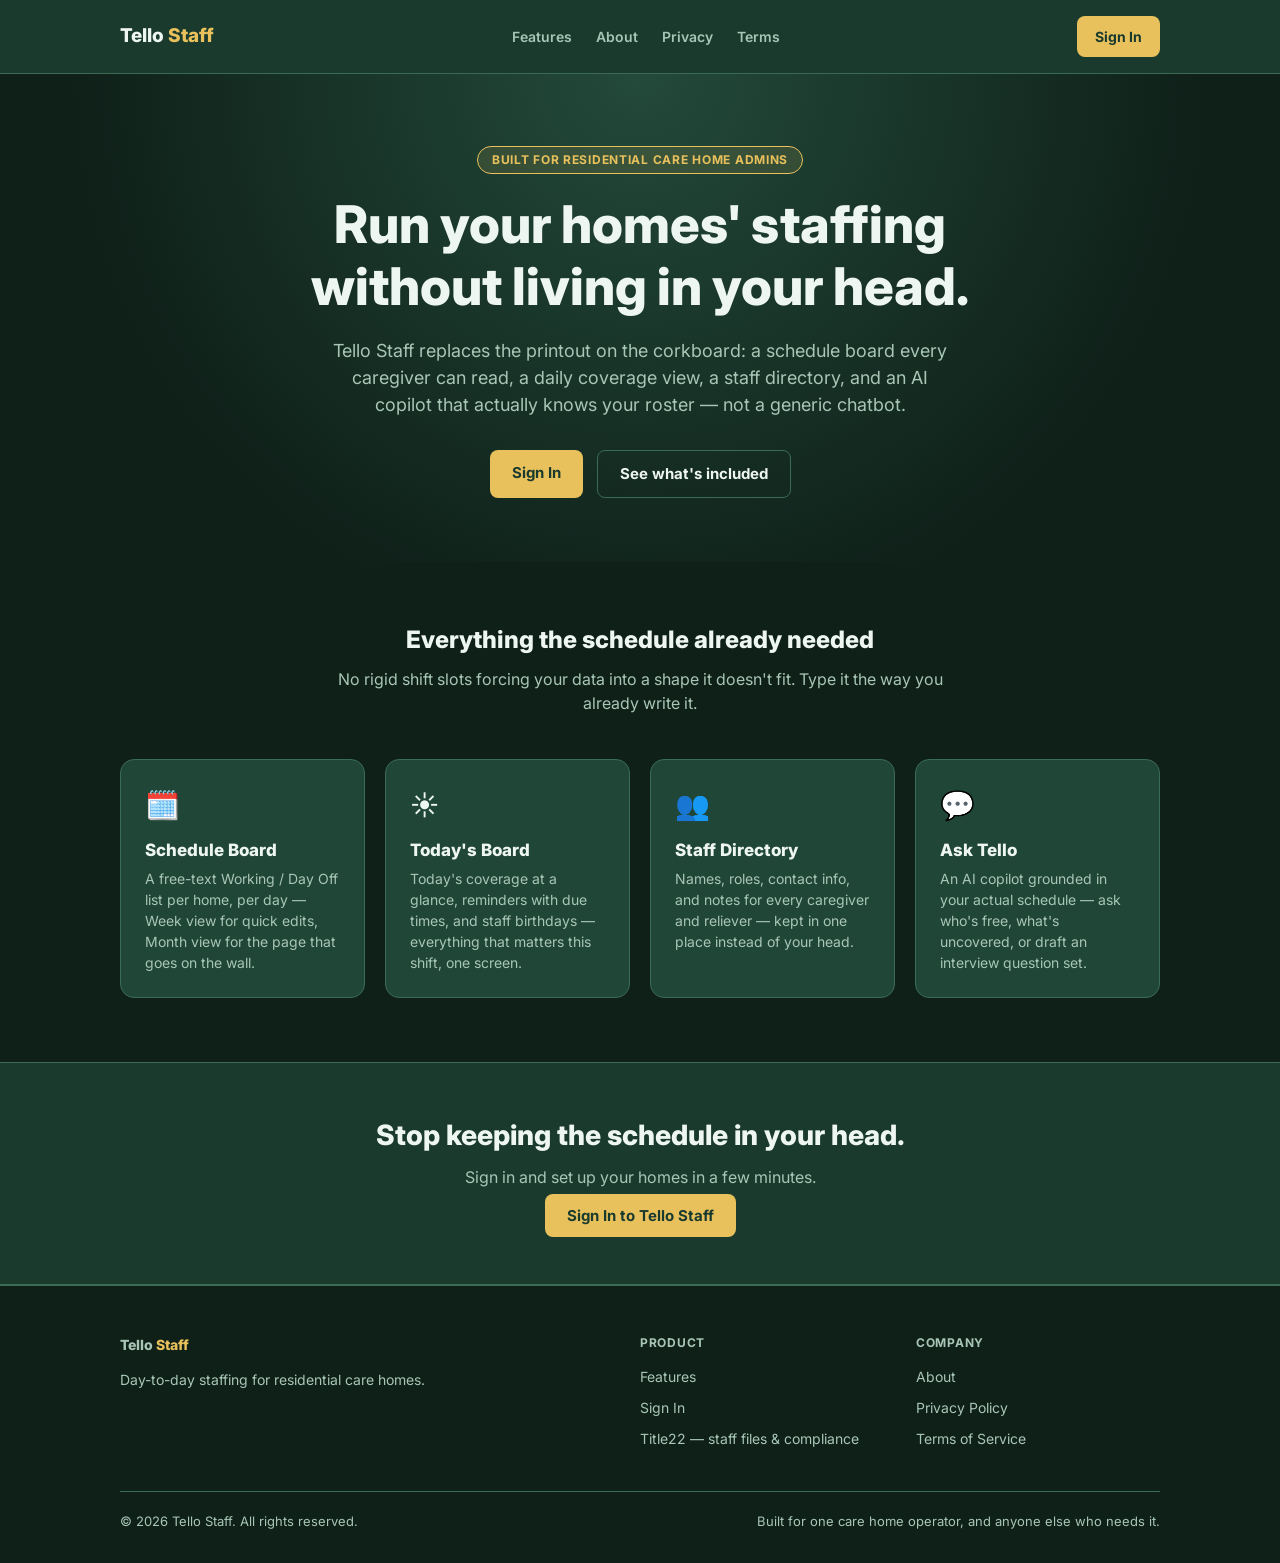
<file: index.html>
<!DOCTYPE html>
<html lang="en">
<head>
<meta charset="UTF-8" />
<meta name="viewport" content="width=device-width, initial-scale=1.0" />
<meta name="theme-color" content="#1a3a2e" />
<meta name="description" content="Tello Staff is the day-to-day staffing tool for residential care home admins — a flexible schedule board, a daily coverage summary, a staff directory, and an AI copilot that knows your actual roster." />
<title>Tello Staff — Care Home Staffing, Simplified</title>
<link rel="icon" href="data:image/svg+xml,%3Csvg xmlns=%27http://www.w3.org/2000/svg%27 viewBox=%270 0 100 100%27%3E%3Crect width=%27100%27 height=%27100%27 rx=%2722%27 fill=%27%231a3a2e%27/%3E%3Ctext x=%2750%27 y=%2770%27 font-size=%2760%27 font-family=%27Arial,sans-serif%27 font-weight=%27bold%27 fill=%27%23e8c15c%27 text-anchor=%27middle%27%3ET%3C/text%3E%3C/svg%3E" />
<link rel="preconnect" href="https://fonts.googleapis.com" />
<link rel="preconnect" href="https://fonts.gstatic.com" crossorigin />
<link href="https://fonts.googleapis.com/css2?family=Inter:wght@400;500;600;700;800&display=swap" rel="stylesheet" />
<link rel="stylesheet" href="/marketing.css" />
</head>
<body>

<header class="site-header">
  <div class="wrap">
    <a href="/" class="logo">Tello <span>Staff</span></a>
    <nav class="site-nav">
      <a href="/#features">Features</a>
      <a href="/about.html">About</a>
      <a href="/privacy.html">Privacy</a>
      <a href="/terms.html">Terms</a>
    </nav>
    <a href="/app/" class="btn-cta">Sign In</a>
  </div>
</header>

<section class="hero">
  <div class="wrap">
    <span class="eyebrow">Built for residential care home admins</span>
    <h1>Run your homes' staffing without living in your head.</h1>
    <p class="lede">
      Tello Staff replaces the printout on the corkboard: a schedule board every
      caregiver can read, a daily coverage view, a staff directory, and an AI
      copilot that actually knows your roster — not a generic chatbot.
    </p>
    <div class="hero-actions">
      <a href="/app/" class="btn-cta-lg">Sign In</a>
      <a href="#features" class="btn-outline-lg">See what's included</a>
    </div>
  </div>
</section>

<section class="section" id="features">
  <div class="wrap">
    <div class="section-head">
      <h2>Everything the schedule already needed</h2>
      <p>No rigid shift slots forcing your data into a shape it doesn't fit. Type it the way you already write it.</p>
    </div>
    <div class="feature-grid">
      <div class="feature-card">
        <div class="feature-icon">🗓️</div>
        <h3>Schedule Board</h3>
        <p>A free-text Working / Day Off list per home, per day — Week view for quick edits, Month view for the page that goes on the wall.</p>
      </div>
      <div class="feature-card">
        <div class="feature-icon">☀️</div>
        <h3>Today's Board</h3>
        <p>Today's coverage at a glance, reminders with due times, and staff birthdays — everything that matters this shift, one screen.</p>
      </div>
      <div class="feature-card">
        <div class="feature-icon">👥</div>
        <h3>Staff Directory</h3>
        <p>Names, roles, contact info, and notes for every caregiver and reliever — kept in one place instead of your head.</p>
      </div>
      <div class="feature-card">
        <div class="feature-icon">💬</div>
        <h3>Ask Tello</h3>
        <p>An AI copilot grounded in your actual schedule — ask who's free, what's uncovered, or draft an interview question set.</p>
      </div>
    </div>
  </div>
</section>

<section class="cta-band">
  <div class="wrap">
    <h2>Stop keeping the schedule in your head.</h2>
    <p>Sign in and set up your homes in a few minutes.</p>
    <a href="/app/" class="btn-cta-lg">Sign In to Tello Staff</a>
  </div>
</section>

<footer class="site-footer">
  <div class="wrap">
    <div class="footer-grid">
      <div class="footer-col">
        <a href="/" class="logo">Tello <span>Staff</span></a>
        <p style="margin-top: 14px; font-size: 14px;">Day-to-day staffing for residential care homes.</p>
      </div>
      <div class="footer-col">
        <h4>Product</h4>
        <a href="/#features">Features</a>
        <a href="/app/">Sign In</a>
        <a href="https://title22.app">Title22 — staff files &amp; compliance</a>
      </div>
      <div class="footer-col">
        <h4>Company</h4>
        <a href="/about.html">About</a>
        <a href="/privacy.html">Privacy Policy</a>
        <a href="/terms.html">Terms of Service</a>
      </div>
    </div>
    <div class="footer-bottom">
      <span>© 2026 Tello Staff. All rights reserved.</span>
      <span>Built for one care home operator, and anyone else who needs it.</span>
    </div>
  </div>
</footer>

</body>
</html>
</file>
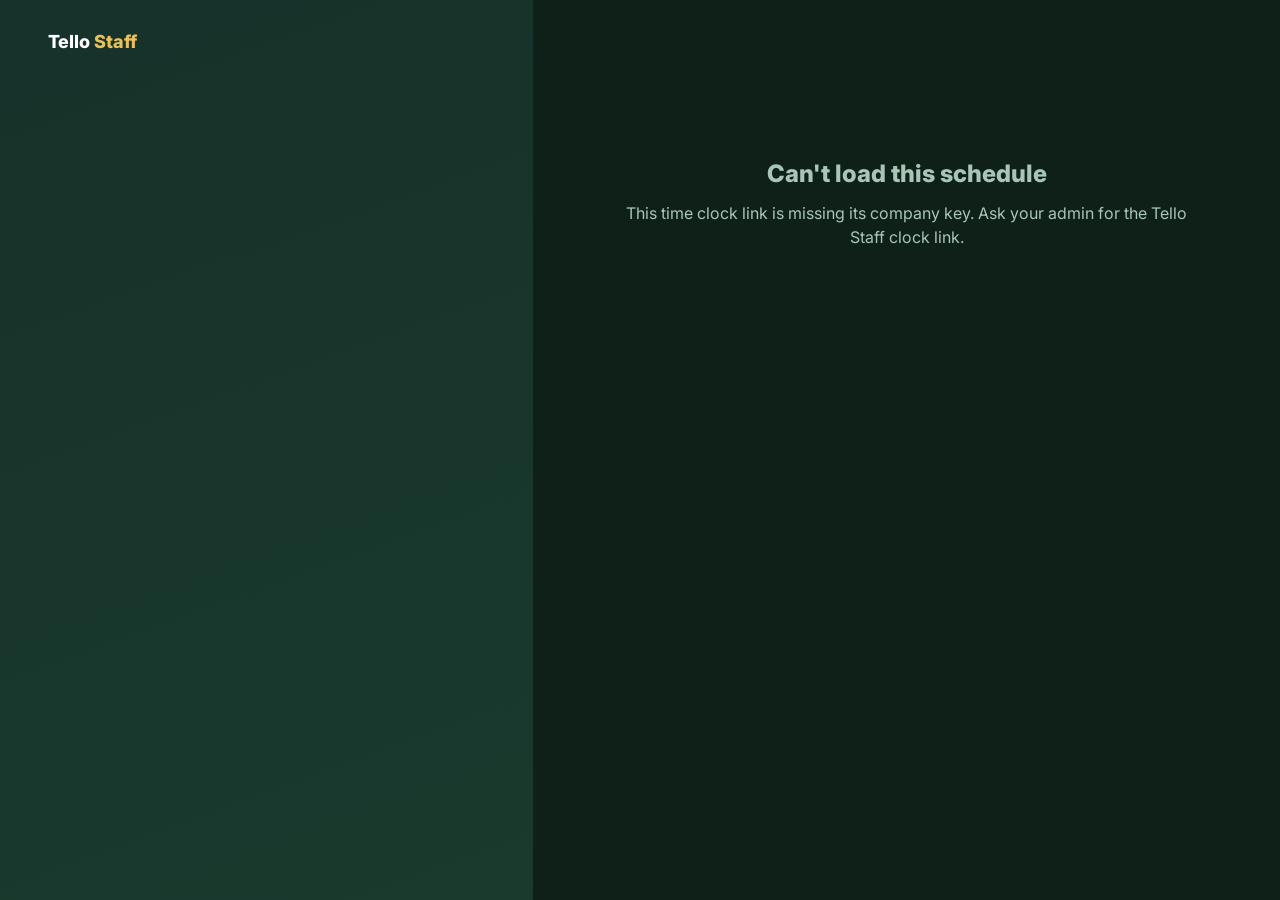
<file: clock/index.html>
<!DOCTYPE html>
<html lang="en">
<head>
<meta charset="UTF-8" />
<meta name="viewport" content="width=device-width, initial-scale=1.0" />
<meta name="theme-color" content="#1a3a2e" />
<meta name="robots" content="noindex, nofollow" />
<title>Time clock — Tello Staff</title>
<link rel="icon" href="data:image/svg+xml,%3Csvg xmlns=%27http://www.w3.org/2000/svg%27 viewBox=%270 0 100 100%27%3E%3Crect width=%27100%27 height=%27100%27 rx=%2722%27 fill=%27%231a3a2e%27/%3E%3Ctext x=%2750%27 y=%2770%27 font-size=%2760%27 font-family=%27Arial,sans-serif%27 font-weight=%27bold%27 fill=%27%23e8c15c%27 text-anchor=%27middle%27%3ET%3C/text%3E%3C/svg%3E" />
<link rel="preconnect" href="https://fonts.googleapis.com" />
<link rel="preconnect" href="https://fonts.gstatic.com" crossorigin />
<link href="https://fonts.googleapis.com/css2?family=Inter:wght@400;500;600;700;800&display=swap" rel="stylesheet" />
<link rel="stylesheet" href="/marketing.css" />
<style>
  body.embed .site-header, body.embed .shift-note { display: none; }
  body.embed .shift-main { padding: 14px 14px 32px; }
  .login-label { display: flex; flex-direction: column; gap: 6px; font-size: 13px; color: var(--text-muted); font-weight: 600; }
  .login-label input { padding: 14px; font-size: 20px; border-radius: 10px; border: 1px solid var(--border); background: var(--bg-card); color: var(--text); font-family: inherit; letter-spacing: 2px; }
  .shift-main { max-width: 560px; margin: 0 auto; padding: 32px 20px 64px; }
  .shift-state { text-align: center; padding: 60px 20px; color: var(--text-muted); }
  .shift-greeting { font-size: 22px; margin-bottom: 20px; }
  .month-bar { display: flex; align-items: center; justify-content: center; gap: 16px; margin-bottom: 20px; }
  .month-nav {
    background: var(--bg-card);
    border: 1px solid var(--border);
    color: var(--text);
    width: 36px;
    height: 36px;
    border-radius: 8px;
    font-size: 18px;
    cursor: pointer;
  }
  .month-nav:hover { border-color: var(--accent); }
  .month-label { font-weight: 700; font-size: 16px; min-width: 160px; text-align: center; }
  .today-card {
    background: linear-gradient(135deg, var(--bg-card), var(--bg-elevated));
    border: 1px solid var(--border);
    border-radius: 16px;
    padding: 20px;
    margin-bottom: 24px;
    text-align: center;
  }
  .today-card .today-label { font-size: 12px; text-transform: uppercase; letter-spacing: 1px; color: var(--text-muted); margin-bottom: 8px; }
  .today-card .today-status { font-size: 19px; font-weight: 800; }
  .today-card.is-off .today-status { color: var(--text); }
  .today-card.is-none .today-status { color: var(--text-muted); }
  .day-time { color: var(--accent); }
  .day-list { display: flex; flex-direction: column; gap: 6px; }
  .day-row {
    display: flex;
    align-items: center;
    justify-content: space-between;
    gap: 12px;
    background: var(--bg-card);
    border: 1px solid var(--border);
    border-radius: 8px;
    padding: 10px 14px;
    font-size: 13px;
  }
  .day-row.is-today { border-color: var(--accent); box-shadow: 0 0 0 1px var(--accent); }
  .day-row .day-name { font-weight: 700; min-width: 70px; }
  .day-row .day-detail { color: var(--text-muted); text-align: right; }
  .day-row .day-detail.working { color: var(--text); font-weight: 600; }

  /* ---- Clock card ---- */
  .clock-card {
    background: linear-gradient(135deg, var(--bg-card), var(--bg-elevated));
    border: 1px solid var(--border);
    border-radius: 16px;
    padding: 20px;
    margin-bottom: 24px;
    text-align: center;
  }
  .clock-card .clock-label { font-size: 12px; text-transform: uppercase; letter-spacing: 1px; color: var(--text-muted); margin-bottom: 6px; }
  .clock-card .clock-status { font-size: 19px; font-weight: 800; }
  .clock-card .clock-sub { font-size: 13px; color: var(--text-muted); margin-top: 6px; }
  .clock-timer { font-size: 40px; font-weight: 800; letter-spacing: 1px; margin: 10px 0 2px; font-variant-numeric: tabular-nums; color: var(--accent); }
  .clock-actions { display: flex; flex-direction: column; gap: 10px; margin-top: 16px; }
  .clock-btn {
    min-height: 52px; border-radius: 12px; border: 1px solid var(--border);
    background: var(--bg-card); color: var(--text); font: inherit; font-size: 16px; font-weight: 700; cursor: pointer;
  }
  .clock-btn.primary { background: var(--accent); border-color: var(--accent); color: #1a3a2e; font-size: 18px; min-height: 60px; }
  .clock-btn.danger { border-color: #c0605a; color: #e88a84; }
  .clock-btn:disabled { opacity: .55; cursor: default; }
  .tello-say {
    margin-top: 14px; padding: 10px 12px; border-radius: 10px; text-align: left; font-size: 14px;
    background: rgba(232, 193, 92, .12); border: 1px solid rgba(232, 193, 92, .45);
  }
  .tello-say b { color: var(--accent); }
  .voice-btn { margin-top: 12px; background: none; border: 1px dashed var(--border); color: var(--text-muted); border-radius: 10px; padding: 8px 12px; font: inherit; font-size: 13px; cursor: pointer; }
  .clock-err { color: #e88a84; font-size: 13px; margin-top: 10px; }
  .consent-box { text-align: left; background: rgba(232, 193, 92, .08); border: 1px solid rgba(232, 193, 92, .45); border-radius: 12px; padding: 14px; margin-top: 16px; font-size: 14px; }
  .consent-box ul { margin: 8px 0 4px 18px; padding: 0; }
  .consent-box li { margin-bottom: 6px; }
  .consent-box label { display: flex; gap: 10px; align-items: flex-start; margin: 12px 0; font-weight: 700; }
  .consent-box input[type=checkbox] { width: 22px; height: 22px; flex: none; margin: 0; }
  .consent-box a { color: var(--accent); }
  .cam-overlay { position: fixed; inset: 0; background: rgba(0, 0, 0, .94); z-index: 50; display: flex; flex-direction: column; align-items: center; justify-content: center; padding: 16px; gap: 14px; }
  .cam-overlay video { width: 100%; max-width: 420px; border-radius: 16px; background: #000; transform: scaleX(-1); }
  .cam-overlay .cam-msg { color: #fff; font-size: 14px; text-align: center; max-width: 420px; }
  .cam-overlay .cam-actions { display: flex; flex-direction: column; gap: 10px; width: 100%; max-width: 420px; }
  .hours-card { margin-top: 28px; text-align: left; }
  .hours-card h2 { font-size: 16px; margin: 0 0 10px; }
  .hours-week { display: flex; justify-content: space-between; font-weight: 700; font-size: 13px; margin: 14px 0 6px; color: var(--accent); }
  .hours-row { display: flex; justify-content: space-between; gap: 10px; background: var(--bg-card); border: 1px solid var(--border); border-radius: 8px; padding: 9px 12px; font-size: 13px; margin-bottom: 6px; }
  .hours-row .h-sub { color: var(--text-muted); font-size: 12px; }
  .hours-row .h-flag { color: #e8c15c; font-size: 12px; }
  .hours-note { font-size: 12px; color: var(--text-muted); margin-top: 10px; }
  .shift-note { font-size: 12px; color: var(--text-muted); margin-top: 24px; text-align: center; }
  .clock-info { background: rgba(80,160,120,.15); border: 1px solid rgba(80,160,120,.4); color: var(--text); border-radius: 10px; padding: 10px 12px; font-size: 14px; margin-top: 12px; }
  .pick-search { width: 100%; box-sizing: border-box; margin-top: 14px; padding: 14px; font-size: 17px; border-radius: 12px; border: 1px solid var(--border); background: var(--bg-card); color: var(--text); font-family: inherit; }
  .pick-list { margin-top: 10px; max-height: 52vh; overflow-y: auto; text-align: left; border-radius: 12px; }
  .pick-item { display: flex; align-items: center; gap: 12px; width: 100%; padding: 12px; font-size: 17px; background: transparent; border: 0; border-bottom: 1px solid var(--border); color: var(--text); font-family: inherit; cursor: pointer; text-align: left; }
  .pick-av { position: relative; width: 38px; height: 38px; border-radius: 50%; background: var(--border); display: inline-flex; align-items: center; justify-content: center; font-weight: 700; font-size: 14px; flex: none; }
  .pick-dot { position: absolute; right: 0; bottom: 0; width: 11px; height: 11px; border-radius: 50%; background: #3fb86b; border: 2px solid var(--bg-card); }
  .clock-totals { display: flex; justify-content: center; gap: 28px; margin-top: 16px; }
  .clock-totals div { font-size: 12px; text-transform: uppercase; letter-spacing: 1px; color: var(--text-muted); }
  .clock-totals b { display: block; font-size: 18px; letter-spacing: 0; text-transform: none; color: var(--text); margin-top: 2px; }
  .link-btn { background: none; border: 0; color: var(--text-muted); text-decoration: underline; font-size: 14px; margin-top: 14px; cursor: pointer; font-family: inherit; }
  .pin-dots { display: flex; justify-content: center; gap: 16px; margin: 18px 0 6px; }
  .pin-dots i { width: 16px; height: 16px; border-radius: 50%; border: 2px solid var(--text-muted); display: block; }
  .pin-dots i.on { background: var(--text); border-color: var(--text); }
  .keypad { display: grid; grid-template-columns: repeat(3, 1fr); gap: 12px; max-width: 300px; margin: 14px auto 0; }
  .key { height: 64px; border-radius: 50%; border: 1px solid var(--border); background: var(--bg-card); color: var(--text); font-size: 26px; font-family: inherit; cursor: pointer; }
  .key.small { font-size: 14px; border: 0; background: transparent; }
  .key:active { background: var(--border); }

  /* ---- Tablet (iPad landscape): date/time on the left, sign-in and clock on the right ---- */
  .kiosk-left { display: none; }
  body.kiosk .site-header { display: none; }
  body.embed .kiosk-left { display: none !important; }
  @media (min-width: 820px) and (orientation: landscape) {
    .site-header { display: none; }
    .kiosk-wrap { display: grid; grid-template-columns: 5fr 7fr; min-height: 100vh; }
    .kiosk-left {
      display: flex; flex-direction: column; justify-content: center; align-items: flex-start; gap: 10px;
      padding: 48px; background: linear-gradient(160deg, #16322a, #1a3a2e); color: #fff; position: relative;
    }
    .kl-brand { position: absolute; top: 28px; left: 48px; font-weight: 800; font-size: 18px; }
    .kl-brand span { color: var(--accent); }
    .kl-date { font-size: 22px; color: var(--text-muted); font-weight: 600; }
    .kl-time { font-size: 84px; font-weight: 800; line-height: 1; font-variant-numeric: tabular-nums; }
    .kl-time small { font-size: 32px; margin-left: 6px; color: var(--text-muted); }
    .kl-who { margin-top: 28px; display: flex; align-items: center; gap: 16px; font-size: 22px; font-weight: 700; }
    .kl-who img { width: 120px; height: 120px; border-radius: 16px; object-fit: cover; transform: scaleX(-1); border: 2px solid var(--border); }
    body.embed .kiosk-wrap { display: block; min-height: 0; }
    .kiosk-wrap .shift-main { max-width: none; width: 100%; box-sizing: border-box; margin: 0; padding: 40px 48px 64px; overflow-y: auto; max-height: 100vh; }
    .clock-actions { flex-direction: row; }
    .clock-actions .clock-btn { flex: 1; }
    .clock-timer { font-size: 56px; }
    .keypad { max-width: 380px; }
    .key { height: 76px; width: 76px; justify-self: center; }
  }
</style>
</head>
<body>

<header class="site-header">
  <div class="wrap">
    <a href="/" class="logo">Tello <span>Staff</span></a>
  </div>
</header>

<div class="kiosk-wrap">
  <aside class="kiosk-left" aria-hidden="true">
    <div class="kl-brand">Tello <span>Staff</span></div>
    <div class="kl-date" id="klDate"></div>
    <div class="kl-time" id="klTime"></div>
    <div id="klWho"></div>
  </aside>
  <main class="shift-main">
    <div id="content" class="shift-state">Loading your schedule…</div>
  </main>
</div>

<script>
function esc(str) {
  return String(str ?? '').replace(/[&<>"']/g, (c) => ({
    '&': '&amp;', '<': '&lt;', '>': '&gt;', '"': '&quot;', "'": '&#39;',
  }[c]));
}

function fmtDateLabel(dateStr) {
  const [y, m, d] = dateStr.split('-').map(Number);
  return new Date(y, m - 1, d).toLocaleDateString('en-US', { month: 'short', day: 'numeric' });
}

// Read a reply as JSON; if the server sent something else (an error page, say), say so plainly
// instead of letting the browser's cryptic parse error ("string did not match the expected pattern") through.
async function readJson(res) {
  const text = await res.text();
  try {
    return JSON.parse(text);
  } catch (e) {
    throw new Error(`The server sent an unexpected reply (HTTP ${res.status}). Please try again in a moment; if it keeps happening, tell the admin.`);
  }
}

function renderError(message) {
  document.getElementById('content').innerHTML = `
    <div class="shift-state">
      <h2>Can't load this schedule</h2>
      <p>${esc(message)}</p>
    </div>`;
}

function shiftsLabel(shifts) {
  return shifts.map((s) => {
    const time = s.start && s.end ? ` <span class="day-time">${esc(s.start)}–${esc(s.end)}</span>` : '';
    return `${esc(s.homeName)}${time}`;
  }).join(', ');
}

function renderSchedule(data, token) {
  const todayEntry = data.days.find((d) => d.date === data.today);
  let todayHtml = '';
  if (todayEntry) {
    let statusHtml;
    let cls = '';
    if (todayEntry.status === 'working') {
      statusHtml = `Working at ${shiftsLabel(todayEntry.shifts)}`;
    } else if (todayEntry.status === 'dayOff') {
      statusHtml = "You're off today";
      cls = 'is-off';
    } else {
      statusHtml = 'Not on the schedule yet';
      cls = 'is-none';
    }
    todayHtml = `
      <div class="today-card ${cls}">
        <div class="today-label">Today · ${fmtDateLabel(todayEntry.date)}</div>
        <div class="today-status">${statusHtml}</div>
      </div>`;
  }

  const daysHtml = data.days.map((d) => {
    let detail;
    let cls = '';
    if (d.status === 'working') { detail = shiftsLabel(d.shifts); cls = 'working'; }
    else if (d.status === 'dayOff') detail = 'Day off';
    else detail = '—';
    const isToday = d.date === data.today;
    return `
      <div class="day-row ${isToday ? 'is-today' : ''}">
        <div class="day-name">${esc(d.weekday)} ${d.dayOfMonth}</div>
        <div class="day-detail ${cls}">${detail}</div>
      </div>`;
  }).join('');

  document.getElementById('content').innerHTML = `
    <h1 class="shift-greeting">Hi ${esc(data.staffName)}</h1>

    <div id="clockCard"></div>

    <div class="month-bar">
      <button type="button" class="month-nav" data-month="${esc(data.prevMonth)}" aria-label="Previous month">‹</button>
      <div class="month-label">${esc(data.monthLabel)}</div>
      <button type="button" class="month-nav" data-month="${esc(data.nextMonth)}" aria-label="Next month">›</button>
    </div>

    ${todayHtml}

    <div class="day-list">${daysHtml}</div>

    <div id="hoursCard"></div>

    <p class="shift-note">This is pulled from wherever your name shows up on the schedule — if
      something looks wrong, check with the admin.</p>
    <div style="text-align:center"><button type="button" class="voice-btn" id="signOutBtn">Sign out</button></div>
  `;
  document.getElementById('signOutBtn').addEventListener('click', () => {
    if (clock.data && clock.data.open && !confirm('You are still clocked in. Sign out of this screen anyway? (You stay clocked in.)')) return;
    signOut('You are signed out.');
  });

  document.querySelectorAll('.month-nav').forEach((btn) => {
    btn.addEventListener('click', () => loadAndRender(token, btn.dataset.month));
  });
  renderClock();
}

async function loadAndRender(token, month) {
  try {
    const params = new URLSearchParams();
    if (month) params.set('month', month);
    const res = await fetch(`/api/staff-share-data?${params.toString()}`, { headers: authHeaders() });
    const data = await readJson(res);
    if (res.status === 401) { signOut('Your session ended. Please sign in again.'); return; }
    if (!res.ok) throw new Error(data.error || `Request failed (${res.status})`);
    renderSchedule(data, token);
    maybeAutoPunch();
  } catch (err) {
    renderError(err.message);
  }
}

// ---------------------------------------------------------------------------
// Time clock + Tello voice
// ---------------------------------------------------------------------------
// Punches go to /api/staff-clock, which stamps them with the SERVER clock.
// The phone's clock is only used to tick the on-screen timer and to time
// Tello's reminders (shifted by the server offset so they match). Reminders are
// shown as text on this page while it is open.
const clock = { data: null, offset: 0, busy: false, err: '', say: '', tick: false, photo: '' };
const spoken = new Set();

function nowMs() { return Date.now() + clock.offset; }

function fmtTime(iso) {
  return new Date(iso).toLocaleTimeString('en-US', { hour: 'numeric', minute: '2-digit', timeZone: clock.data ? clock.data.timezone : undefined });
}
function fmtDur(min) {
  min = Math.max(0, Math.round(min));
  const h = Math.floor(min / 60), m = min % 60;
  const hp = h ? `${h} hour${h === 1 ? '' : 's'}` : '';
  const mp = `${m} minute${m === 1 ? '' : 's'}`;
  return h ? (m ? `${hp} ${mp}` : hp) : mp;
}
// "1 hr 30 min", "10 min", "2 hr" — compact form for buttons and labels.
// As a describing word: "10 minute", "1 hour 30 minute" (for "a 10 minute rest break").
function fmtAdj(min) {
  min = Math.max(0, Math.round(min));
  const h = Math.floor(min / 60), m = min % 60;
  return h ? (m ? `${h} hour ${m} minute` : `${h} hour`) : `${m} minute`;
}
function fmtShort(min) {
  min = Math.max(0, Math.round(min));
  const h = Math.floor(min / 60), m = min % 60;
  return h ? (m ? `${h} hr ${m} min` : `${h} hr`) : `${m} min`;
}
function fmtHM(min) {
  min = Math.max(0, Math.round(min));
  return `${Math.floor(min / 60)}h ${String(min % 60).padStart(2, '0')}m`;
}
function fmtClockSecs(ms) {
  const t = Math.max(0, Math.floor(ms / 1000));
  const h = Math.floor(t / 3600), m = Math.floor((t % 3600) / 60), s = t % 60;
  return `${h}:${String(m).padStart(2, '0')}:${String(s).padStart(2, '0')}`;
}

// Unpaid breaks come off at their ACTUAL length. Paid-break overage is only
// flagged (paidOver) — whether to deduct it is the employer's call.
function entryStats(e, atMs) {
  const inAt = new Date(e.clock_in).getTime();
  const outAt = e.clock_out ? new Date(e.clock_out).getTime() : atMs;
  const span = Math.max(0, (outAt - inAt) / 60000);
  let unpaid = 0, over = 0, paidOver = 0;
  (e.breaks || []).forEach((b) => {
    const s = new Date(b.start).getTime();
    const en = b.end ? new Date(b.end).getTime() : atMs;
    const actual = Math.max(0, (en - s) / 60000);
    if (!b.paid) unpaid += actual;
    const o = Math.round(actual - (b.allowed || 0));
    if (o >= 1) { over += o; if (b.paid) paidOver += o; }
  });
  return { span, unpaid, over, paidOver, worked: Math.max(0, span - unpaid) };
}
function openBreakOf(e) {
  const b = e && (e.breaks || [])[(e.breaks || []).length - 1];
  return b && !b.end ? b : null;
}

// Tello shows messages as text only (no spoken voice).
function telloSay(text) {
  clock.say = text;
  const el = document.getElementById('telloSay');
  if (el) el.innerHTML = `<b>Tello:</b> ${esc(text)}`;
  else renderClock();
}
// Say each reminder once — also across page reloads on the same device.
function sayOnce(key, text) {
  if (spoken.has(key)) return;
  try { if (localStorage.getItem('tello-said:' + key)) { spoken.add(key); return; } } catch (e) { /* ignore */ }
  spoken.add(key);
  try { localStorage.setItem('tello-said:' + key, '1'); } catch (e) { /* ignore */ }
  telloSay(text);
}

function breaksSpoken() {
  const b = (clock.data && clock.data.breaks) || [];
  if (!b.length) return '';
  const parts = b.map((x) => `a ${fmtAdj(x.minutes)} ${x.label.toLowerCase()}${x.paid ? '' : ' (unpaid)'}`);
  const list = parts.length > 1 ? `${parts.slice(0, -1).join(', ')} and ${parts[parts.length - 1]}` : parts[0];
  return `Remember your breaks today: ${list}.`;
}
function localHour() {
  return Number(new Intl.DateTimeFormat('en-US', { hour: 'numeric', hourCycle: 'h23', timeZone: clock.data.timezone }).format(new Date(nowMs())));
}

function voiceCheck() {
  const d = clock.data;
  if (!d) return;
  const now = nowMs();
  const first = (d.staffName || '').split(' ')[0];
  const e = d.open;
  if (e) {
    const ob = openBreakOf(e);
    if (ob && ob.allowed > 0 && (now - new Date(ob.start).getTime()) / 60000 >= ob.allowed) {
      sayOnce(`bu:${e.id}:${e.breaks.length}`, `Your ${fmtAdj(ob.allowed)} ${ob.label.toLowerCase()} is up. Please tap End break when you are back.`);
    }
    const endIso = e.sched_end;
    if (endIso) {
      const endAt = new Date(endIso).getTime();
      if (now >= endAt - 5 * 60000 && now < endAt + 30 * 60000) {
        const st = entryStats(e, now);
        sayOnce(`out:${e.id}`, `${first ? first + ', your' : 'Your'} shift ends at ${fmtTime(endIso)}. So far you have worked ${fmtDur(st.worked)}. Thank you for today, take care, and please remember to clock out.`);
      }
    }
  } else {
    (d.shifts || []).forEach((s) => {
      const startAt = new Date(s.start).getTime();
      if (now >= startAt - 5 * 60000 && now < startAt + 15 * 60000) {
        const h = localHour();
        const g = h < 12 ? 'Good morning' : h < 17 ? 'Good afternoon' : 'Good evening';
        sayOnce(`in:${s.start}`, `${g}${first ? ', ' + first : ''}. Your shift at ${s.homeName} starts at ${fmtTime(s.start)}. ${breaksSpoken()} Please clock in when you arrive.`);
      }
    });
  }
}

// Left panel (tablet layout): live date + time, and who is signed in.
function updateLeft() {
  const tz = clock.data ? clock.data.timezone : undefined;
  const d = new Date(nowMs());
  const dEl = document.getElementById('klDate');
  const tEl = document.getElementById('klTime');
  if (!dEl || !tEl) return;
  dEl.textContent = d.toLocaleDateString('en-US', { month: 'long', day: 'numeric', year: 'numeric', timeZone: tz });
  const t = d.toLocaleTimeString('en-US', { hour: 'numeric', minute: '2-digit', timeZone: tz }).split(' ');
  tEl.innerHTML = `${esc(t[0])}<small>${esc((t[1] || '').toLowerCase())}</small>`;
  const w = document.getElementById('klWho');
  const key = clock.data ? `${clock.data.staffName}|${clock.photo ? 1 : 0}` : '';
  if (w && w.dataset.key !== key) {
    w.dataset.key = key;
    w.innerHTML = clock.data
      ? `<div class="kl-who">${clock.photo ? `<img alt="" src="${clock.photo}" />` : ''}<span>${esc(clock.data.staffName)}</span></div>`
      : '';
  }
}

function tick() {
  updateLeft();
  if (!clock.data) return;
  const t = document.getElementById('clockTimer');
  if (t && clock.data.open) t.textContent = fmtClockSecs(entryStats(clock.data.open, nowMs()).worked * 60000);
  const b = document.getElementById('breakTimer');
  const ob = openBreakOf(clock.data.open);
  if (b && ob) b.textContent = fmtClockSecs(nowMs() - new Date(ob.start).getTime());
  voiceCheck();
}

function applyClockData(data) {
  clock.data = data;
  clock.offset = new Date(data.serverNow).getTime() - Date.now();
  clock.err = '';
}

async function loadClock() {
  if (!SESSION || clock.busy) return;
  try {
    const res = await fetch('/api/staff-clock', { headers: authHeaders() });
    const data = await readJson(res);
    if (res.status === 401) { signOut('Your session ended. Please sign in again.'); return; }
    if (!res.ok) throw new Error(data.error || `Request failed (${res.status})`);
    applyClockData(data);
  } catch (err) {
    if (!clock.data) clock.err = err.message;
  }
  renderClock();
}

// ---- Photo + location, taken at the moment of Clock In / Clock Out ----
// The location is read once per punch and sent with it — it is never tracked in
// the background. The photo comes from the live front camera (no photo library).
function getFix() {
  return new Promise((resolve, reject) => {
    if (!navigator.geolocation) {
      reject(new Error("This phone or browser can't share its location. Open this page in Chrome or Safari."));
      return;
    }
    navigator.geolocation.getCurrentPosition(
      (p) => resolve({ lat: p.coords.latitude, lng: p.coords.longitude, accuracy: p.coords.accuracy, at: Date.now() }),
      (err) => reject(new Error(err.code === 1
        ? 'Location is blocked for this page. Allow location in your browser settings, then try again.'
        : 'Could not get your location. Go near a window or outside, make sure Location is on, and try again.')),
      { enableHighAccuracy: true, timeout: 20000, maximumAge: 0 },
    );
  });
}

// Full-screen front camera. Resolves with a small JPEG data URL, or null if cancelled.
function takeSelfie(buttonLabel) {
  return new Promise((resolve, reject) => {
    if (!(navigator.mediaDevices && navigator.mediaDevices.getUserMedia)) {
      reject(new Error("This browser can't open the camera. Open this page in Chrome or Safari (not inside another app) and try again."));
      return;
    }
    let stream = null;
    const ov = document.createElement('div');
    ov.className = 'cam-overlay';
    ov.innerHTML = `<div class="cam-msg" id="camMsg">Starting camera…</div>
      <video playsinline muted autoplay></video>
      <div class="cam-actions">
        <button type="button" class="clock-btn primary" id="camShot" disabled>${esc(buttonLabel)}</button>
        <button type="button" class="clock-btn" id="camCancel">Cancel</button>
      </div>`;
    document.body.appendChild(ov);
    const video = ov.querySelector('video');
    const stop = () => { if (stream) stream.getTracks().forEach((t) => t.stop()); ov.remove(); };
    ov.querySelector('#camCancel').addEventListener('click', () => { stop(); resolve(null); });
    ov.querySelector('#camShot').addEventListener('click', () => {
      if (!video.videoWidth) return;
      const w = Math.min(480, video.videoWidth);
      const h = Math.round((w * video.videoHeight) / video.videoWidth);
      const c = document.createElement('canvas');
      c.width = w; c.height = h;
      c.getContext('2d').drawImage(video, 0, 0, w, h);
      const url = c.toDataURL('image/jpeg', 0.6);
      stop();
      resolve(url);
    });
    navigator.mediaDevices.getUserMedia({ video: { facingMode: 'user', width: { ideal: 640 }, height: { ideal: 480 } }, audio: false })
      .then((s) => {
        stream = s;
        video.srcObject = s;
        // Only allow the shot once the camera is actually showing a picture.
        const ready = () => {
          if (!video.videoWidth) return;
          ov.querySelector('#camMsg').textContent = 'Look at the camera. Only you should be in the photo.';
          ov.querySelector('#camShot').disabled = false;
        };
        video.addEventListener('loadeddata', ready);
        video.addEventListener('playing', ready);
        ready();
      })
      .catch((err) => {
        stop();
        reject(new Error(err && err.name === 'NotAllowedError'
          ? 'Camera is blocked for this page. Allow the camera in your browser settings, then try again.'
          : 'Could not start the camera. Close other apps that use it and try again.'));
      });
  });
}

async function punch(action) {
  if (clock.busy) return;
  if (action === 'out' && !confirm('Clock out now?')) return;
  clock.busy = true;
  clock.err = '';
  renderClock();
  try {
    const payload = { action };
    if (action === 'in' || action === 'out') {
      const needLoc = !!(clock.data && clock.data.locationRequired);
      // Start asking for location right away so it is ready when the photo is taken.
      const fixP = needLoc ? getFix() : null;
      if (fixP) fixP.catch(() => {});
      const photo = await takeSelfie(action === 'in' ? 'Take photo & clock in' : 'Take photo & clock out');
      if (!photo) { clock.busy = false; renderClock(); return; }
      payload.photo = photo;
      clock.photo = photo; // shown beside the name until sign-out (this screen only; not stored)
      if (needLoc) {
        let fix = await fixP;
        if (Date.now() - fix.at > 60000) fix = await getFix(); // camera sat open a while — take a fresh reading
        payload.position = { lat: fix.lat, lng: fix.lng, accuracy: fix.accuracy };
      }
    }
    const res = await fetch('/api/staff-clock', {
      method: 'POST',
      headers: authHeaders(true),
      body: JSON.stringify(payload),
    });
    const data = await readJson(res);
    if (res.status === 401) { signOut('Your session ended. Please sign in again.'); return; }
    if (!res.ok) {
      const e = new Error(data.error || `Request failed (${res.status})`);
      e.code = data.code;
      throw e;
    }
    const before = clock.data;
    applyClockData(data);
    clock.busy = false;
    afterPunch(data, before);
  } catch (err) {
    clock.err = err.message;
    clock.busy = false;
    if (err.code === 'consent_required') { await loadClock(); return; }
  }
  renderClock();
}

async function giveConsent() {
  if (clock.busy) return;
  if (!clock.tick) { clock.err = 'Tick the box to agree first.'; renderClock(); return; }
  clock.busy = true;
  clock.err = '';
  renderClock();
  try {
    const res = await fetch('/api/staff-clock', {
      method: 'POST',
      headers: authHeaders(true),
      body: JSON.stringify({ action: 'consent', version: clock.data.consentVersion }),
    });
    const data = await readJson(res);
    if (res.status === 401) { signOut('Your session ended. Please sign in again.'); return; }
    if (!res.ok) throw new Error(data.error || `Request failed (${res.status})`);
    applyClockData(data);
  } catch (err) {
    clock.err = err.message;
  }
  clock.busy = false;
  renderClock();
  if (clock.autoPunchAfterConsent && clock.data && clock.data.consented) { clock.autoPunchAfterConsent = false; punch('in'); }
}

function consentHtml(d) {
  return `<div class="consent-box">
    <b>Before you clock in or out</b>
    <ul>
      <li>When you tap Clock In or Clock Out, the app takes a photo of you with your phone's camera.</li>
      <li>If your employer has set the home's location, your phone's location is checked too — once, at that moment only. It is never tracked in the background.</li>
      <li>Your employer can see the photo and how far from the home you were. It is used only to confirm that you are the person clocking in or out, at the home. No face scan or face matching is done.</li>
      <li>Photos are deleted after ${esc(d.photoDays || 90)} days. Your hours stay on your timesheet. Nothing is sold or shared. <a href="/privacy.html" target="_blank" rel="noopener">Privacy policy</a></li>
      <li>If you don't agree, don't tick the box — tell your admin.</li>
    </ul>
    <label><input type="checkbox" id="consentOk" ${clock.tick ? 'checked' : ''} /> I understand and agree</label>
    <button type="button" class="clock-btn primary" data-consent="1" ${clock.busy ? 'disabled' : ''}>Continue</button>
  </div>`;
}

function afterPunch(data, before) {
  const now = nowMs();
  if (data.notice === 'clocked_in' && data.open) {
    telloSay(`Clocked in at ${fmtTime(data.open.clock_in)}. Have a great shift.`);
    if (KIOSK) setTimeout(() => { if (SESSION) signOut('You are clocked in. Have a great shift!'); }, 10000);
  } else if (data.notice === 'break_started' && data.open) {
    const b = data.open.breaks[data.open.breaks.length - 1];
    telloSay(`${b.label} started. You have ${fmtDur(b.allowed)}.`);
  } else if (data.notice === 'break_ended' && data.open) {
    const b = data.open.breaks[data.open.breaks.length - 1];
    const actual = (new Date(b.end) - new Date(b.start)) / 60000;
    const over = Math.round(actual - b.allowed);
    telloSay(over >= 1
      ? `Welcome back. Your ${b.label.toLowerCase()} was ${fmtDur(actual)}, ${fmtDur(over)} over the ${fmtDur(b.allowed)} allowed. That is recorded on your timesheet.`
      : 'Welcome back.');
  } else if (data.notice === 'clocked_out') {
    const prev = before && before.open;
    const done = prev && (data.entries || []).find((x) => x.id === prev.id);
    const st = done ? entryStats(done, now) : null;
    telloSay(`Clocked out at ${done ? fmtTime(done.clock_out) : 'now'}.${st ? ` Total recorded: ${fmtDur(st.worked)}.` : ''} Thank you, goodbye and take care.`);
    // Leave the screen signed out after a shift so the next person starts clean.
    setTimeout(() => { if (SESSION && clock.data && !clock.data.open) signOut('You are clocked out and signed out. Thank you!'); }, KIOSK ? 10000 : 20000);
  }
}

function renderClock() {
  const card = document.getElementById('clockCard');
  if (!card) return;
  const d = clock.data;
  if (!d) {
    card.innerHTML = `<div class="clock-card"><div class="clock-label">Time clock</div>
      <div class="clock-sub">${clock.err ? '' : 'Loading…'}</div>${clock.err ? `<div class="clock-err">${esc(clock.err)}</div>` : ''}</div>`;
    return;
  }
  const now = nowMs();
  const e = d.open;
  const ob = openBreakOf(e);
  let status, sub = '', body = '', actions = '';
  const nextShift = (d.shifts || []).find((s) => new Date(s.end).getTime() > now);
  const shiftLine = nextShift
    ? `Your shift: ${esc(nextShift.homeName)} · ${esc(nextShift.startLabel)}–${esc(nextShift.endLabel)}`
    : 'No shift with a start and end time on your schedule right now.';
  const needConsent = !d.consented;
  if (!e) {
    status = 'Not clocked in';
    sub = shiftLine;
    if (!needConsent) actions = `<button type="button" class="clock-btn primary" data-punch="in" ${clock.busy ? 'disabled' : ''}>Clock In</button>`;
  } else if (ob) {
    status = `On ${esc(ob.label.toLowerCase())}`;
    sub = `${fmtShort(ob.allowed)} allowed · ${ob.paid ? 'paid' : 'unpaid'}`;
    body = `<div class="clock-timer" id="breakTimer">0:00:00</div><div class="clock-sub">break time so far</div>`;
    actions = `<button type="button" class="clock-btn primary" data-punch="break_end" ${clock.busy ? 'disabled' : ''}>End break</button>`;
  } else {
    status = `Clocked in since ${esc(fmtTime(e.clock_in))}`;
    sub = e.sched_end ? `Shift ends ${esc(fmtTime(e.sched_end))}` : 'No scheduled end time';
    body = `<div class="clock-timer" id="clockTimer">0:00:00</div><div class="clock-sub">worked so far (unpaid breaks taken out)</div>`;
    const def = d.breaks[(e.breaks || []).length];
    if (def) actions += `<button type="button" class="clock-btn" data-punch="break_start" ${clock.busy ? 'disabled' : ''}>Start ${esc(def.label.toLowerCase())} (${fmtShort(def.minutes)}${def.paid ? '' : ', unpaid'})</button>`;
    if (!needConsent) actions += `<button type="button" class="clock-btn danger" data-punch="out" ${clock.busy ? 'disabled' : ''}>Clock Out</button>`;
  }
  card.innerHTML = `
    <div class="clock-card">
      <div class="clock-label">Time clock</div>
      <div class="clock-status">${status}</div>
      <div class="clock-sub">${sub}</div>
      ${body}
      ${totalsHtml(d)}
      <div class="clock-actions">${actions}</div>
      ${needConsent && !ob ? consentHtml(d) : ''}
      ${clock.err ? `<div class="clock-err">${esc(clock.err)}</div>` : ''}
      ${clock.say ? `<div class="tello-say" id="telloSay"><b>Tello:</b> ${esc(clock.say)}</div>` : ''}
      <div class="clock-sub" style="margin-top:12px">Times are recorded by the server. Clocking in or out takes a photo${d.locationRequired ? ' and checks your location at that moment' : ''}.</div>
    </div>`;
  card.querySelectorAll('[data-punch]').forEach((b) => b.addEventListener('click', () => punch(b.dataset.punch)));
  const ck = card.querySelector('#consentOk');
  if (ck) ck.addEventListener('change', () => { clock.tick = ck.checked; });
  const cb = card.querySelector('[data-consent]');
  if (cb) cb.addEventListener('click', giveConsent);
  renderHours();
  tick();
}

// Day and week totals (week starts Monday, same as My hours below).
function totalsHtml(d) {
  const tz = d.timezone;
  const now = nowMs();
  const today = localDay(new Date(now).toISOString(), tz);
  const wk = weekStartOf(today);
  let day = 0, week = 0;
  (d.entries || []).forEach((e) => {
    const ld = localDay(e.clock_in, tz);
    const w = entryStats(e, now).worked;
    if (ld === today) day += w;
    if (weekStartOf(ld) === wk) week += w;
  });
  return `<div class="clock-totals"><div>Day total<b>${fmtHM(day)}</b></div><div>Week total<b>${fmtHM(week)}</b></div></div>`;
}

// ---- My hours: last 14 days, with weekly totals ----
function localDay(iso, tz) {
  return new Intl.DateTimeFormat('en-CA', { timeZone: tz, year: 'numeric', month: '2-digit', day: '2-digit' }).format(new Date(iso));
}
function weekStartOf(dayStr) {
  const [y, m, d] = dayStr.split('-').map(Number);
  const dt = new Date(Date.UTC(y, m - 1, d));
  dt.setUTCDate(dt.getUTCDate() - ((dt.getUTCDay() + 6) % 7)); // Monday
  return dt.toISOString().slice(0, 10);
}
function fmtDayLabel(dayStr) {
  const [y, m, d] = dayStr.split('-').map(Number);
  return new Date(Date.UTC(y, m - 1, d)).toLocaleDateString('en-US', { weekday: 'short', month: 'short', day: 'numeric', timeZone: 'UTC' });
}

function renderHours() {
  const host = document.getElementById('hoursCard');
  const d = clock.data;
  if (!host || !d) return;
  const tz = d.timezone;
  const now = nowMs();
  const cutoff = now - 14 * 86400000;
  const rows = (d.entries || []).filter((e) => new Date(e.clock_in).getTime() >= cutoff || !e.clock_out);
  if (!rows.length) {
    host.innerHTML = `<div class="hours-card"><h2>My hours</h2><div class="clock-sub">Nothing recorded in the last 14 days.</div></div>`;
    return;
  }
  const weeks = {};
  rows.forEach((e) => {
    const day = localDay(e.clock_in, tz);
    const wk = weekStartOf(day);
    (weeks[wk] = weeks[wk] || []).push({ e, day, st: entryStats(e, now) });
  });
  const html = Object.keys(weeks).sort().reverse().map((wk) => {
    const list = weeks[wk];
    const total = list.reduce((a, x) => a + x.st.worked, 0);
    const items = list.map(({ e, day, st }) => {
      const flags = [];
      if (!e.clock_out && now - new Date(e.clock_in).getTime() > 16 * 3600000) flags.push('Still clocked in — please clock out');
      if (st.over >= 1) flags.push(`Break over by ${Math.round(st.over)} min`);
      if (e.adjusted_at) flags.push('Adjusted by admin');
      return `<div class="hours-row">
        <div><div>${esc(fmtDayLabel(day))}</div>
          <div class="h-sub">${esc(fmtTime(e.clock_in))} – ${e.clock_out ? esc(fmtTime(e.clock_out)) : '…'}${st.unpaid ? ` · breaks −${fmtShort(st.unpaid)}` : ''}</div>
          ${flags.map((f) => `<div class="h-flag">${esc(f)}</div>`).join('')}</div>
        <div style="font-weight:700">${fmtHM(st.worked)}</div>
      </div>`;
    }).join('');
    return `<div class="hours-week"><span>Week of ${esc(fmtDayLabel(wk))}</span><span>${fmtHM(total)}</span></div>${items}`;
  }).join('');
  host.innerHTML = `<div class="hours-card"><h2>My hours</h2>${html}
    <p class="hours-note">Hours are what the clock recorded. Your employer's payroll record is the official one — tell the admin if anything looks wrong.</p></div>`;
}

// ---------------------------------------------------------------------------
// Sign-in (employee number + PIN) — the only way in. Staff can only use this
// page to clock in/out and see their own hours and schedule.
// ---------------------------------------------------------------------------
const qs = new URLSearchParams(location.search);
const ORG_KEY = (qs.get('k') || '').trim();
if (qs.get('embed') === '1') document.body.classList.add('embed');
if (qs.get('kiosk') === '1') document.body.classList.add('kiosk');
const KIOSK = qs.get('kiosk') === '1';
let SESSION = '';
try { SESSION = sessionStorage.getItem('tello-clock-session') || ''; } catch (e) { /* storage blocked */ }

function authHeaders(withJson) {
  const h = { Authorization: `Bearer ${SESSION}` };
  if (withJson) h['Content-Type'] = 'application/json';
  return h;
}

function signOut(message) {
  SESSION = '';
  try { sessionStorage.removeItem('tello-clock-session'); } catch (e) { /* ignore */ }
  clock.data = null; clock.photo = ''; clock.busy = false; clock.err = ''; clock.say = ''; clock.tick = false; clock.autoPunch = false; clock.autoPunchAfterConsent = false;
  renderLogin(message || '');
}

let ROSTER = null;
let idleTimer = null;
function idleReset(fn, ms) { clearTimeout(idleTimer); idleTimer = ms ? setTimeout(fn, ms) : null; }
function initials(name) {
  const w = String(name || '').trim().split(/\s+/).filter(Boolean);
  return ((w[0] || '?')[0] + (w.length > 1 ? w[w.length - 1][0] : '')).toUpperCase();
}
function infoBox(message) {
  return message ? `<div class="clock-info">${esc(message)}</div>` : '';
}

// Step 1: tap your name (searchable list)
async function renderLogin(message) {
  idleReset();
  const content = document.getElementById('content');
  content.innerHTML = `<div class="clock-card"><div class="clock-label">Tello Staff</div>
    <div class="clock-status">Who is clocking in?</div>${infoBox(message)}
    <div class="clock-sub" id="rosterMsg" style="margin-top:12px">Loading names…</div></div>`;
  {
    try {
      const res = await fetch('/api/staff-clock', { method: 'POST', headers: { 'Content-Type': 'application/json' }, body: JSON.stringify({ action: 'roster', key: ORG_KEY }) });
      const data = await readJson(res);
      if (!res.ok) throw new Error(data.error || `Request failed (${res.status})`);
      ROSTER = data.staff || [];
    } catch (e) {
      // Reloaded every time so the green "clocked in" dots are current; fall back to the last list if offline.
      if (!ROSTER) {
        content.querySelector('#rosterMsg').outerHTML = `<div class="clock-err">${esc(e.message)}</div>`;
        return;
      }
    }
  }
  const draw = (q) => {
    const f = q.trim().toLowerCase();
    const rows = ROSTER.filter((m) => !f || m.name.toLowerCase().includes(f));
    document.getElementById('pickList').innerHTML = rows.length
      ? rows.map((m) => `<button type="button" class="pick-item" data-staff="${esc(m.id)}"><span class="pick-av">${esc(initials(m.name))}${m.in ? '<i class="pick-dot" title="Clocked in"></i>' : ''}</span><span>${esc(m.name)}</span></button>`).join('')
      : '<div class="clock-sub" style="padding:14px">No one found. Try “Use my employee number”.</div>';
  };
  content.innerHTML = `<div class="clock-card"><div class="clock-label">Tello Staff</div>
    <div class="clock-status">Who is clocking in?</div>${infoBox(message)}
    <input id="pickSearch" class="pick-search" type="search" placeholder="Search your name" autocomplete="off" />
    <div id="pickList" class="pick-list"></div>
    <button type="button" class="link-btn" id="useEmp">Use my employee number instead</button></div>`;
  draw('');
  document.getElementById('pickSearch').addEventListener('input', (ev) => draw(ev.target.value));
  document.getElementById('pickList').addEventListener('click', (ev) => {
    const btn = ev.target.closest('[data-staff]');
    if (!btn) return;
    const m = ROSTER.find((x) => x.id === btn.dataset.staff);
    renderPin({ staffId: m.id }, m.name);
  });
  document.getElementById('useEmp').addEventListener('click', () => renderEmpEntry(''));
}

// Step 1 (alternative): type the employee number
function renderEmpEntry(err) {
  idleReset(() => renderLogin(''), 30000);
  document.getElementById('content').innerHTML = `<div class="clock-card"><div class="clock-label">Tello Staff</div>
    <div class="clock-status">Employee number</div>
    <form id="empForm" autocomplete="off" style="margin-top:16px;display:flex;flex-direction:column;gap:12px;text-align:left">
      <label class="login-label">Employee number
        <input id="loginEmp" type="text" inputmode="numeric" autocomplete="off" maxlength="20" required /></label>
      <button type="submit" class="clock-btn primary">Next</button>
    </form>
    <div class="clock-err">${esc(err)}</div>
    <button type="button" class="link-btn" id="backList">Back to names</button></div>`;
  const inp = document.getElementById('loginEmp');
  inp.focus();
  document.getElementById('empForm').addEventListener('submit', (ev) => {
    ev.preventDefault();
    const v = inp.value.trim();
    if (v) renderPin({ empNo: v }, 'Employee ' + v);
  });
  document.getElementById('backList').addEventListener('click', () => renderLogin(''));
}

// Step 2: four-digit PIN keypad
function renderPin(who, label, err) {
  let pin = '';
  let busy = false;
  const keys = ['1', '2', '3', '4', '5', '6', '7', '8', '9', 'forgot', '0', 'back'];
  document.getElementById('content').innerHTML = `<div class="clock-card"><div class="clock-label">${esc(label)}</div>
    <div class="clock-status">Enter your PIN</div>
    <div class="pin-dots" id="pinDots"><i></i><i></i><i></i><i></i></div>
    <div class="clock-err" id="pinErr" style="text-align:center">${esc(err || '')}</div>
    <div class="keypad">${keys.map((k) => k === 'forgot' ? '<button type="button" class="key small" data-k="forgot">Forgot</button>'
      : k === 'back' ? '<button type="button" class="key small" data-k="back" aria-label="Delete">⌫</button>'
      : `<button type="button" class="key" data-k="${k}">${k}</button>`).join('')}</div>
    <button type="button" class="link-btn" id="pinBack">Not you? Back</button></div>`;
  const dots = () => document.querySelectorAll('#pinDots i').forEach((el, i) => el.classList.toggle('on', i < pin.length));
  const back = () => { ROSTER && !who.empNo ? renderLogin('') : renderEmpEntry(''); };
  idleReset(() => renderLogin(''), 30000);
  const submit = async () => {
    busy = true;
    try {
      const res = await fetch('/api/staff-clock', { method: 'POST', headers: { 'Content-Type': 'application/json' }, body: JSON.stringify({ action: 'login', key: ORG_KEY, ...who, pin }) });
      const data = await readJson(res);
      if (!res.ok) throw new Error(data.error || `Request failed (${res.status})`);
      idleReset();
      SESSION = data.session;
      try { sessionStorage.setItem('tello-clock-session', SESSION); } catch (e) { /* ignore */ }
      applyClockData(data);
      clock.autoPunch = true;
      document.getElementById('content').innerHTML = '<div class="clock-card"><div class="clock-sub">Signing you in…</div></div>';
      loadAndRender(null, null);
    } catch (e2) {
      renderPin(who, label, e2.message);
    }
  };
  document.querySelector('.keypad').addEventListener('click', (ev) => {
    const k = ev.target.closest('[data-k]');
    if (!k || busy) return;
    idleReset(() => renderLogin(''), 30000);
    const v = k.dataset.k;
    if (v === 'back') pin = pin.slice(0, -1);
    else if (v === 'forgot') { document.getElementById('pinErr').textContent = 'Ask your manager to reset your PIN.'; return; }
    else if (pin.length < 4) pin += v;
    dots();
    if (pin.length === 4) submit();
  });
  document.getElementById('pinBack').addEventListener('click', back);
}

// Step 3: after sign-in the camera opens by itself — tap it and you are clocked in.
function maybeAutoPunch() {
  if (!clock.autoPunch || !clock.data) return;
  clock.autoPunch = false;
  if (clock.data.open) return; // already clocked in: show the clock card
  if (clock.data.consented) { punch('in'); }
  else { clock.autoPunchAfterConsent = true; }
}

function init() {
  setInterval(tick, 1000);
  setInterval(loadClock, 60000); // pick up admin changes and schedule edits
  if (!ORG_KEY) {
    renderError('This time clock link is missing its company key. Ask your admin for the Tello Staff clock link.');
    return;
  }
  if (!SESSION) { renderLogin(''); return; }
  loadAndRender(null, null);
  loadClock();
}

init();
</script>
</body>
</html>
</file>
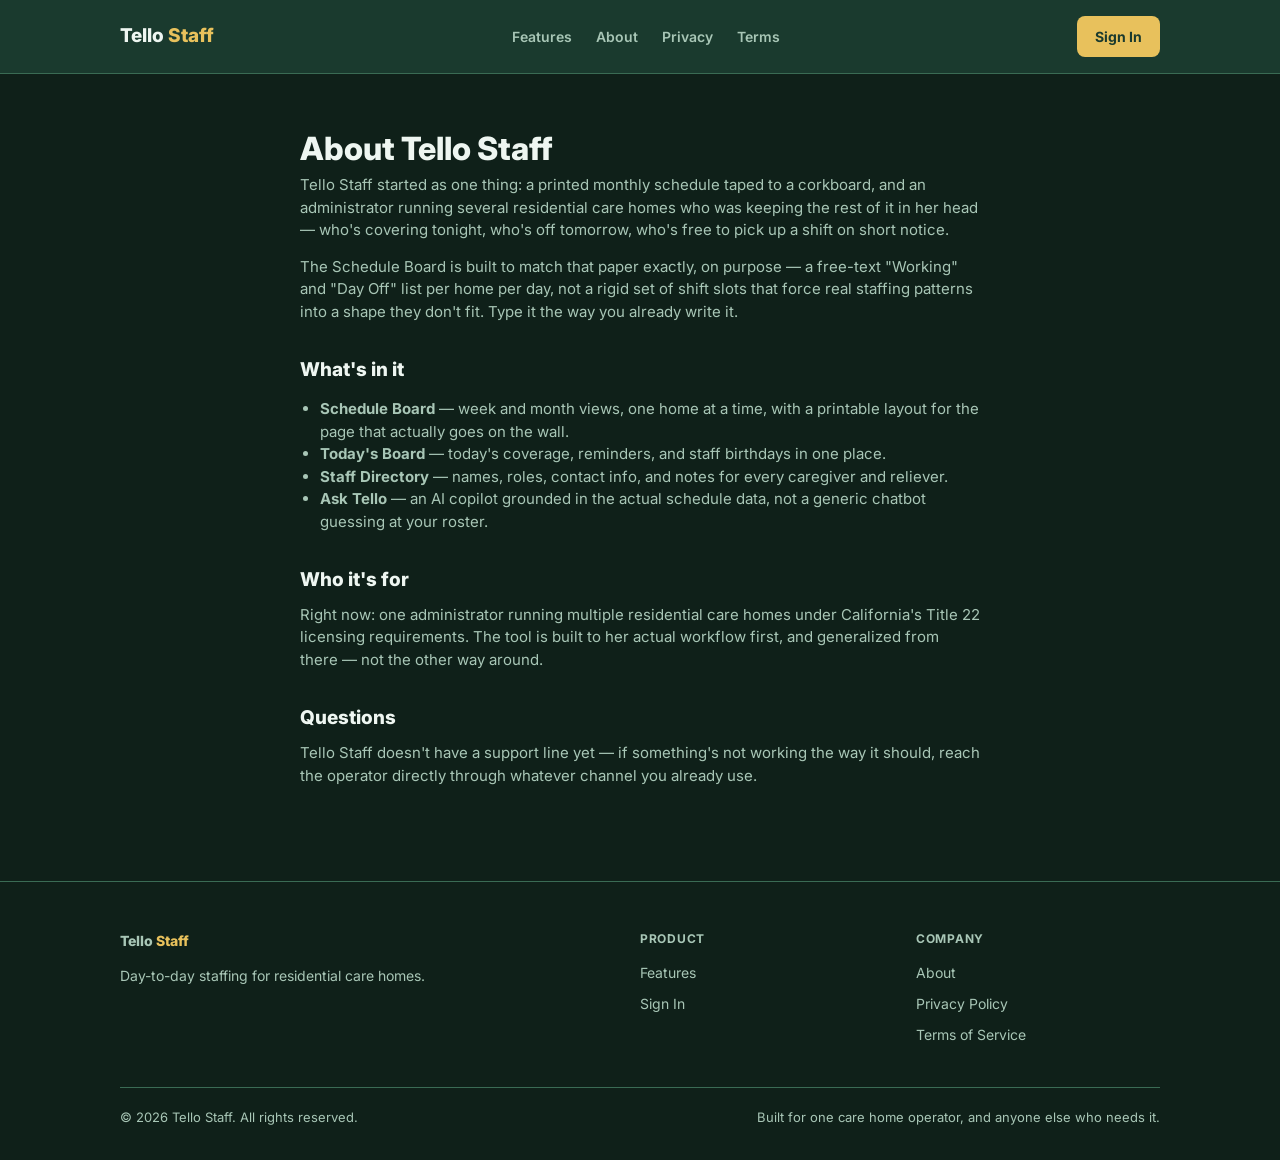
<file: about.html>
<!DOCTYPE html>
<html lang="en">
<head>
<meta charset="UTF-8" />
<meta name="viewport" content="width=device-width, initial-scale=1.0" />
<meta name="theme-color" content="#1a3a2e" />
<meta name="description" content="About Tello Staff — a staffing tool built for one residential care home operator's actual day-to-day scheduling problem." />
<title>About — Tello Staff</title>
<link rel="icon" href="data:image/svg+xml,%3Csvg xmlns=%27http://www.w3.org/2000/svg%27 viewBox=%270 0 100 100%27%3E%3Crect width=%27100%27 height=%27100%27 rx=%2722%27 fill=%27%231a3a2e%27/%3E%3Ctext x=%2750%27 y=%2770%27 font-size=%2760%27 font-family=%27Arial,sans-serif%27 font-weight=%27bold%27 fill=%27%23e8c15c%27 text-anchor=%27middle%27%3ET%3C/text%3E%3C/svg%3E" />
<link rel="preconnect" href="https://fonts.googleapis.com" />
<link rel="preconnect" href="https://fonts.gstatic.com" crossorigin />
<link href="https://fonts.googleapis.com/css2?family=Inter:wght@400;500;600;700;800&display=swap" rel="stylesheet" />
<link rel="stylesheet" href="/marketing.css" />
</head>
<body>

<header class="site-header">
  <div class="wrap">
    <a href="/" class="logo">Tello <span>Staff</span></a>
    <nav class="site-nav">
      <a href="/#features">Features</a>
      <a href="/about.html">About</a>
      <a href="/privacy.html">Privacy</a>
      <a href="/terms.html">Terms</a>
    </nav>
    <a href="/app/" class="btn-cta">Sign In</a>
  </div>
</header>

<div class="legal-page">
  <div class="wrap" style="max-width: 720px;">
    <h1>About Tello Staff</h1>

    <p>Tello Staff started as one thing: a printed monthly schedule taped to a
    corkboard, and an administrator running several residential care homes who
    was keeping the rest of it in her head — who's covering tonight, who's off
    tomorrow, who's free to pick up a shift on short notice.</p>

    <p>The Schedule Board is built to match that paper exactly, on purpose —
    a free-text "Working" and "Day Off" list per home per day, not a rigid set
    of shift slots that force real staffing patterns into a shape they don't
    fit. Type it the way you already write it.</p>

    <h2>What's in it</h2>
    <ul>
      <li><strong>Schedule Board</strong> — week and month views, one home at a
      time, with a printable layout for the page that actually goes on the
      wall.</li>
      <li><strong>Today's Board</strong> — today's coverage, reminders, and
      staff birthdays in one place.</li>
      <li><strong>Staff Directory</strong> — names, roles, contact info, and
      notes for every caregiver and reliever.</li>
      <li><strong>Ask Tello</strong> — an AI copilot grounded in the actual
      schedule data, not a generic chatbot guessing at your roster.</li>
    </ul>

    <h2>Who it's for</h2>
    <p>Right now: one administrator running multiple residential care homes
    under California's Title 22 licensing requirements. The tool is built to
    her actual workflow first, and generalized from there — not the other way
    around.</p>

    <h2>Questions</h2>
    <p>Tello Staff doesn't have a support line yet — if something's not
    working the way it should, reach the operator directly through whatever
    channel you already use.</p>
  </div>
</div>

<footer class="site-footer">
  <div class="wrap">
    <div class="footer-grid">
      <div class="footer-col">
        <a href="/" class="logo">Tello <span>Staff</span></a>
        <p style="margin-top: 14px; font-size: 14px;">Day-to-day staffing for residential care homes.</p>
      </div>
      <div class="footer-col">
        <h4>Product</h4>
        <a href="/#features">Features</a>
        <a href="/app/">Sign In</a>
      </div>
      <div class="footer-col">
        <h4>Company</h4>
        <a href="/about.html">About</a>
        <a href="/privacy.html">Privacy Policy</a>
        <a href="/terms.html">Terms of Service</a>
      </div>
    </div>
    <div class="footer-bottom">
      <span>© 2026 Tello Staff. All rights reserved.</span>
      <span>Built for one care home operator, and anyone else who needs it.</span>
    </div>
  </div>
</footer>

</body>
</html>
</file>
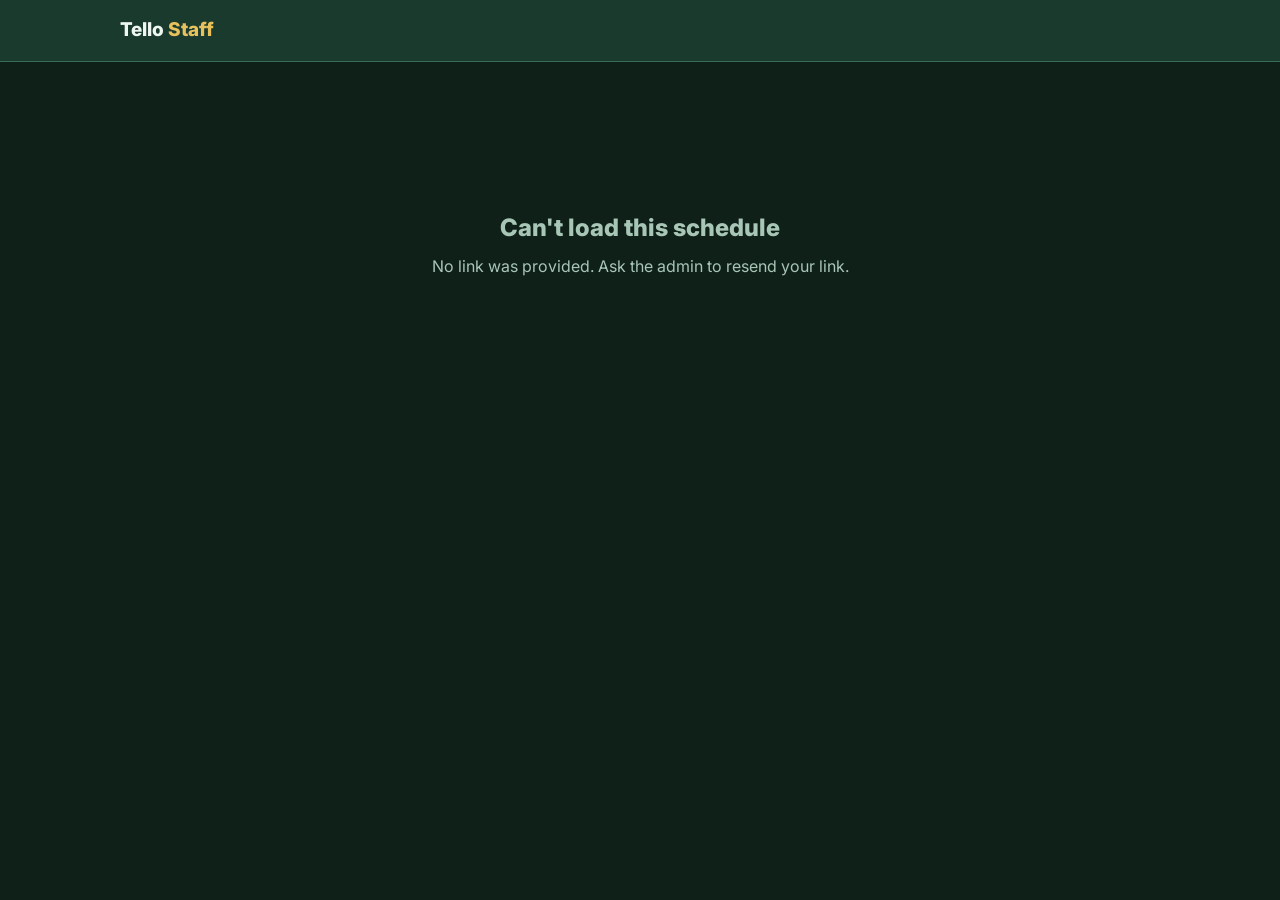
<file: my-shift.html>
<!DOCTYPE html>
<html lang="en">
<head>
<meta charset="UTF-8" />
<meta name="viewport" content="width=device-width, initial-scale=1.0" />
<meta name="theme-color" content="#1a3a2e" />
<meta name="robots" content="noindex, nofollow" />
<title>My Shift — Tello Staff</title>
<link rel="icon" href="data:image/svg+xml,%3Csvg xmlns=%27http://www.w3.org/2000/svg%27 viewBox=%270 0 100 100%27%3E%3Crect width=%27100%27 height=%27100%27 rx=%2722%27 fill=%27%231a3a2e%27/%3E%3Ctext x=%2750%27 y=%2770%27 font-size=%2760%27 font-family=%27Arial,sans-serif%27 font-weight=%27bold%27 fill=%27%23e8c15c%27 text-anchor=%27middle%27%3ET%3C/text%3E%3C/svg%3E" />
<link rel="preconnect" href="https://fonts.googleapis.com" />
<link rel="preconnect" href="https://fonts.gstatic.com" crossorigin />
<link href="https://fonts.googleapis.com/css2?family=Inter:wght@400;500;600;700;800&display=swap" rel="stylesheet" />
<link rel="stylesheet" href="/marketing.css" />
<style>
  .shift-main { max-width: 560px; margin: 0 auto; padding: 32px 20px 64px; }
  .shift-state { text-align: center; padding: 60px 20px; color: var(--text-muted); }
  .shift-greeting { font-size: 22px; margin-bottom: 20px; }
  .month-bar { display: flex; align-items: center; justify-content: center; gap: 16px; margin-bottom: 20px; }
  .month-nav {
    background: var(--bg-card);
    border: 1px solid var(--border);
    color: var(--text);
    width: 36px;
    height: 36px;
    border-radius: 8px;
    font-size: 18px;
    cursor: pointer;
  }
  .month-nav:hover { border-color: var(--accent); }
  .month-label { font-weight: 700; font-size: 16px; min-width: 160px; text-align: center; }
  .today-card {
    background: linear-gradient(135deg, var(--bg-card), var(--bg-elevated));
    border: 1px solid var(--border);
    border-radius: 16px;
    padding: 20px;
    margin-bottom: 24px;
    text-align: center;
  }
  .today-card .today-label { font-size: 12px; text-transform: uppercase; letter-spacing: 1px; color: var(--text-muted); margin-bottom: 8px; }
  .today-card .today-status { font-size: 19px; font-weight: 800; }
  .today-card.is-off .today-status { color: var(--text); }
  .today-card.is-none .today-status { color: var(--text-muted); }
  .day-time { color: var(--accent); }
  .day-list { display: flex; flex-direction: column; gap: 6px; }
  .day-row {
    display: flex;
    align-items: center;
    justify-content: space-between;
    gap: 12px;
    background: var(--bg-card);
    border: 1px solid var(--border);
    border-radius: 8px;
    padding: 10px 14px;
    font-size: 13px;
  }
  .day-row.is-today { border-color: var(--accent); box-shadow: 0 0 0 1px var(--accent); }
  .day-row .day-name { font-weight: 700; min-width: 70px; }
  .day-row .day-detail { color: var(--text-muted); text-align: right; }
  .day-row .day-detail.working { color: var(--text); font-weight: 600; }
</style>
</head>
<body>

<header class="site-header">
  <div class="wrap">
    <a href="/" class="logo">Tello <span>Staff</span></a>
  </div>
</header>

<main class="shift-main">
  <div id="content" class="shift-state">Loading your schedule…</div>
</main>

<script>
function esc(str) {
  return String(str ?? '').replace(/[&<>"']/g, (c) => ({
    '&': '&amp;', '<': '&lt;', '>': '&gt;', '"': '&quot;', "'": '&#39;',
  }[c]));
}

function fmtDateLabel(dateStr) {
  const [y, m, d] = dateStr.split('-').map(Number);
  return new Date(y, m - 1, d).toLocaleDateString('en-US', { month: 'short', day: 'numeric' });
}

// Read a reply as JSON; if the server sent something else (an error page, say), say so plainly
// instead of letting the browser's cryptic parse error ("string did not match the expected pattern") through.
async function readJson(res) {
  const text = await res.text();
  try {
    return JSON.parse(text);
  } catch (e) {
    throw new Error(`The server sent an unexpected reply (HTTP ${res.status}). Please try again in a moment; if it keeps happening, tell the admin.`);
  }
}

function renderError(message) {
  document.getElementById('content').innerHTML = `
    <div class="shift-state">
      <h2>Can't load this schedule</h2>
      <p>${esc(message)}</p>
    </div>`;
}

function shiftsLabel(shifts) {
  return shifts.map((s) => {
    const time = s.start && s.end ? ` <span class="day-time">${esc(s.start)}–${esc(s.end)}</span>` : '';
    return `${esc(s.homeName)}${time}`;
  }).join(', ');
}

function renderSchedule(data, token) {
  const todayEntry = data.days.find((d) => d.date === data.today);
  let todayHtml = '';
  if (todayEntry) {
    let statusHtml;
    let cls = '';
    if (todayEntry.status === 'working') {
      statusHtml = `Working at ${shiftsLabel(todayEntry.shifts)}`;
    } else if (todayEntry.status === 'dayOff') {
      statusHtml = "You're off today";
      cls = 'is-off';
    } else {
      statusHtml = 'Not on the schedule yet';
      cls = 'is-none';
    }
    todayHtml = `
      <div class="today-card ${cls}">
        <div class="today-label">Today · ${fmtDateLabel(todayEntry.date)}</div>
        <div class="today-status">${statusHtml}</div>
      </div>`;
  }

  const daysHtml = data.days.map((d) => {
    let detail;
    let cls = '';
    if (d.status === 'working') { detail = shiftsLabel(d.shifts); cls = 'working'; }
    else if (d.status === 'dayOff') detail = 'Day off';
    else detail = '—';
    const isToday = d.date === data.today;
    return `
      <div class="day-row ${isToday ? 'is-today' : ''}">
        <div class="day-name">${esc(d.weekday)} ${d.dayOfMonth}</div>
        <div class="day-detail ${cls}">${detail}</div>
      </div>`;
  }).join('');

  document.getElementById('content').innerHTML = `
    <h1 class="shift-greeting">Hi ${esc(data.staffName)}</h1>

    <div class="month-bar">
      <button type="button" class="month-nav" data-month="${esc(data.prevMonth)}" aria-label="Previous month">‹</button>
      <div class="month-label">${esc(data.monthLabel)}</div>
      <button type="button" class="month-nav" data-month="${esc(data.nextMonth)}" aria-label="Next month">›</button>
    </div>

    ${todayHtml}

    <div class="day-list">${daysHtml}</div>


    <p class="shift-note">This is pulled from wherever your name shows up on the schedule — if
      something looks wrong, check with the admin.</p>
  `;

  document.querySelectorAll('.month-nav').forEach((btn) => {
    btn.addEventListener('click', () => loadAndRender(token, btn.dataset.month));
  });
}

async function loadAndRender(token, month) {
  try {
    const params = new URLSearchParams({ token });
    if (month) params.set('month', month);
    const res = await fetch(`/api/staff-share-data?${params.toString()}`);
    const data = await readJson(res);
    if (!res.ok) throw new Error(data.error || `Request failed (${res.status})`);
    renderSchedule(data, token);
  } catch (err) {
    renderError(err.message);
  }
}

function init() {
  const token = new URLSearchParams(location.search).get('token');
  if (!token) {
    renderError('No link was provided. Ask the admin to resend your link.');
    return;
  }
  loadAndRender(token, null);
}

init();
</script>
</body>
</html>
</file>
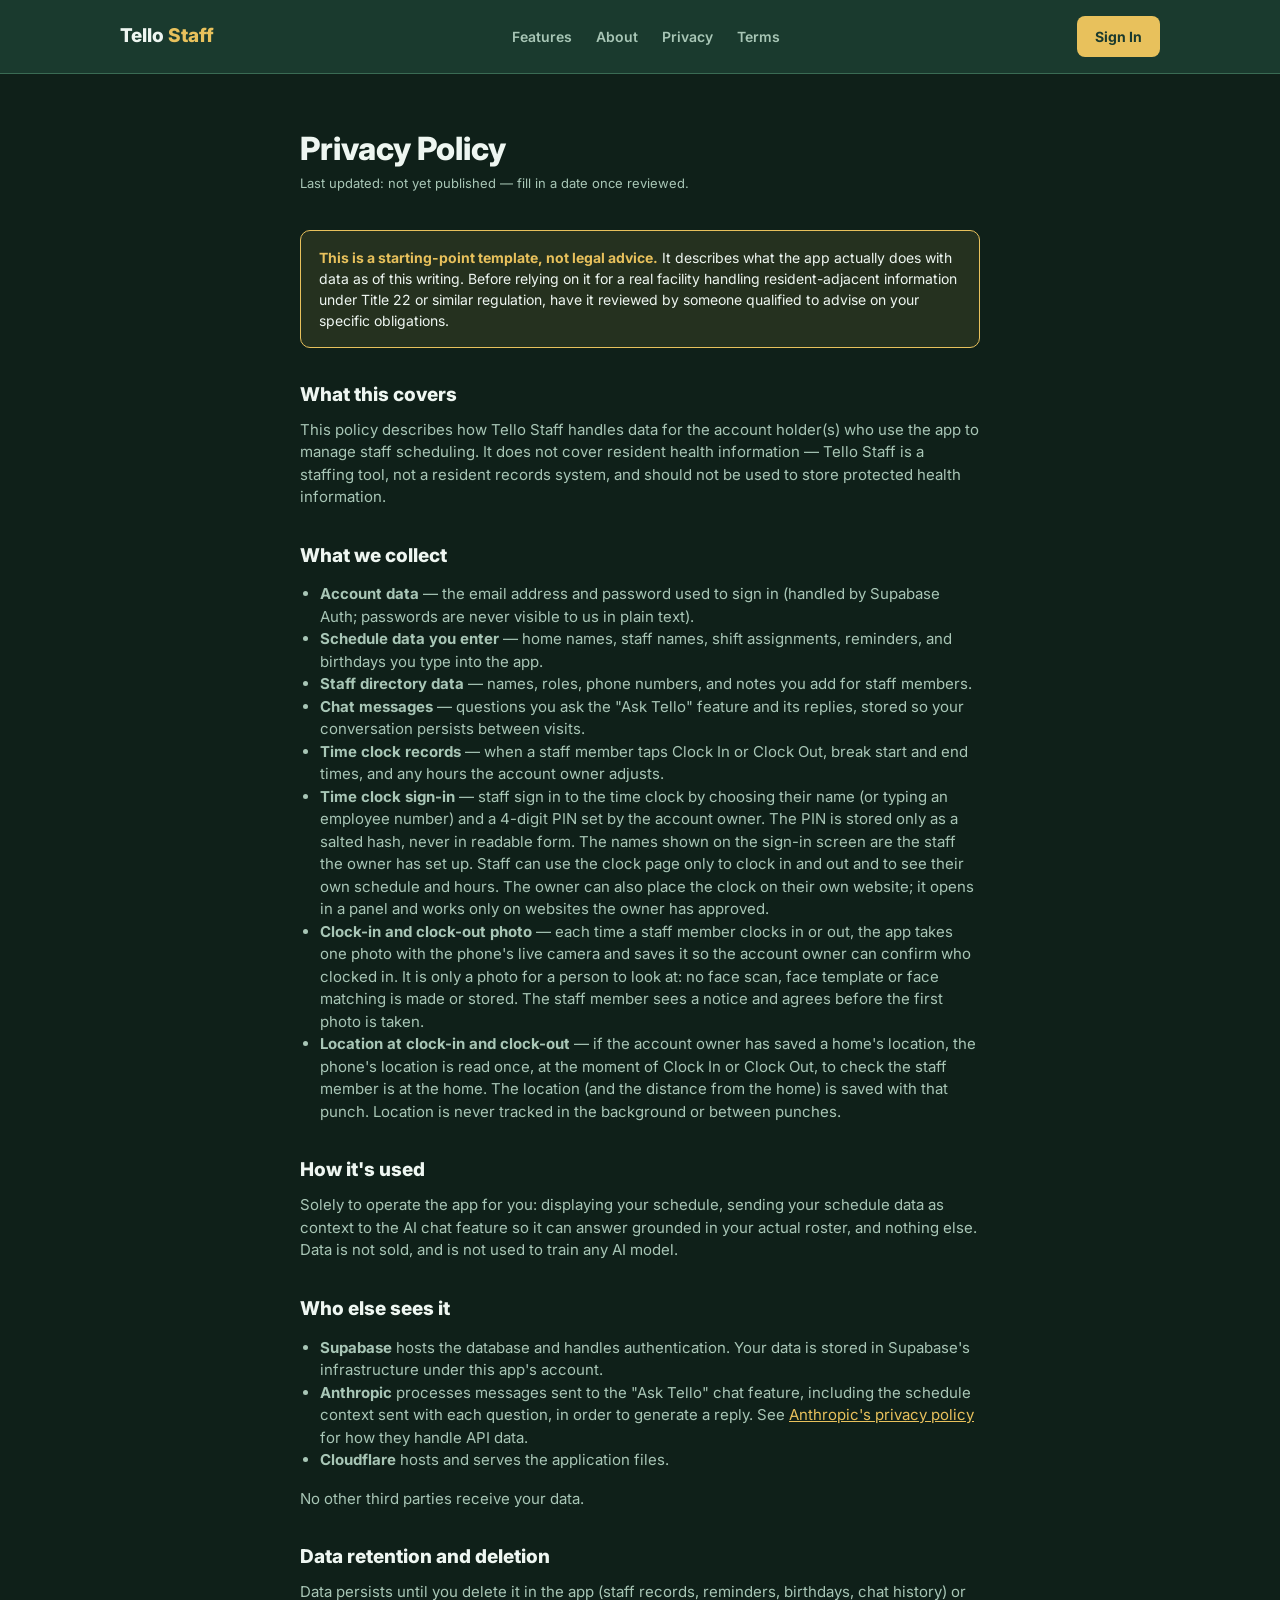
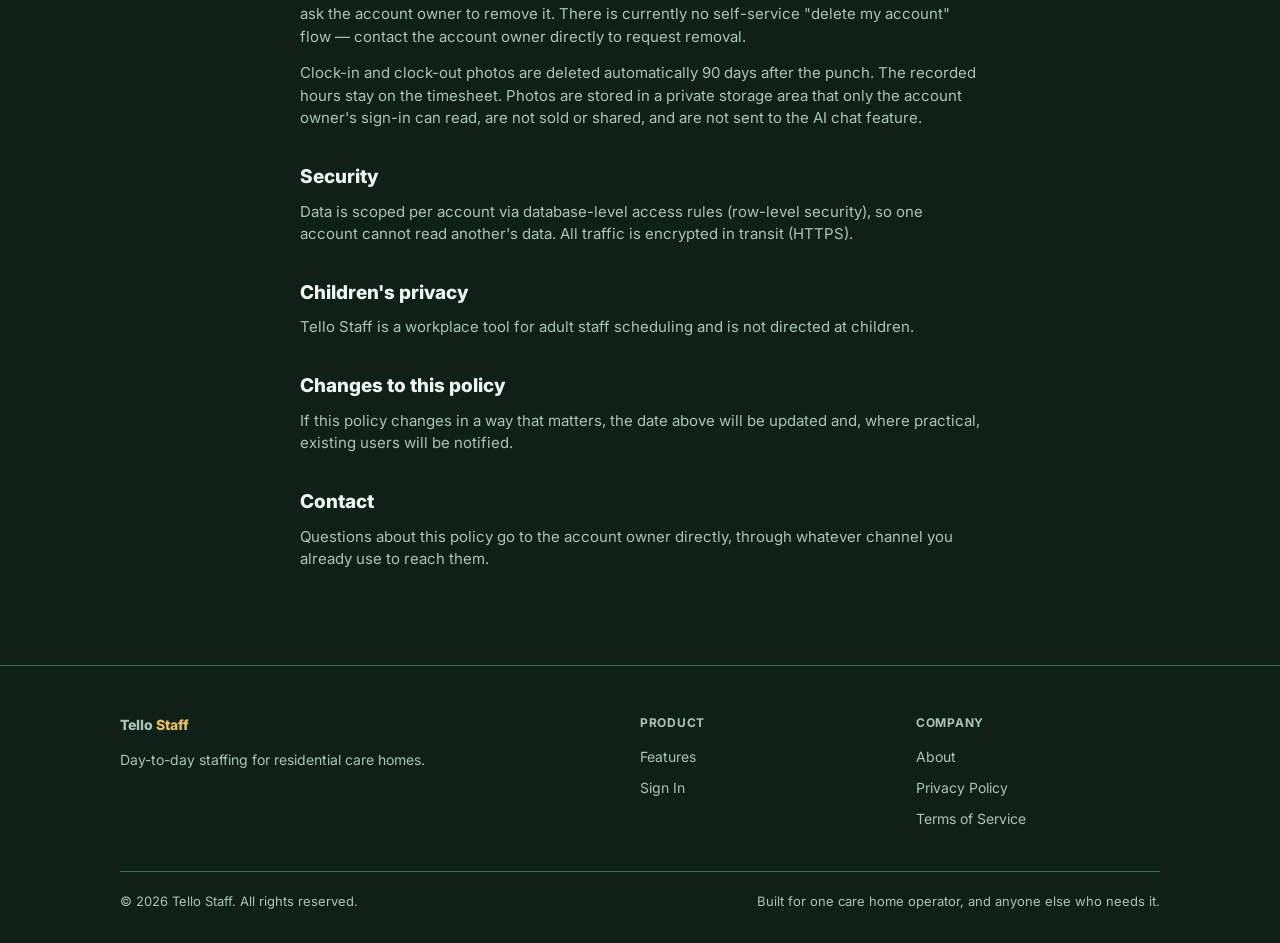
<file: privacy.html>
<!DOCTYPE html>
<html lang="en">
<head>
<meta charset="UTF-8" />
<meta name="viewport" content="width=device-width, initial-scale=1.0" />
<meta name="theme-color" content="#1a3a2e" />
<meta name="description" content="Tello Staff Privacy Policy." />
<title>Privacy Policy — Tello Staff</title>
<link rel="icon" href="data:image/svg+xml,%3Csvg xmlns=%27http://www.w3.org/2000/svg%27 viewBox=%270 0 100 100%27%3E%3Crect width=%27100%27 height=%27100%27 rx=%2722%27 fill=%27%231a3a2e%27/%3E%3Ctext x=%2750%27 y=%2770%27 font-size=%2760%27 font-family=%27Arial,sans-serif%27 font-weight=%27bold%27 fill=%27%23e8c15c%27 text-anchor=%27middle%27%3ET%3C/text%3E%3C/svg%3E" />
<link rel="preconnect" href="https://fonts.googleapis.com" />
<link rel="preconnect" href="https://fonts.gstatic.com" crossorigin />
<link href="https://fonts.googleapis.com/css2?family=Inter:wght@400;500;600;700;800&display=swap" rel="stylesheet" />
<link rel="stylesheet" href="/marketing.css" />
</head>
<body>

<header class="site-header">
  <div class="wrap">
    <a href="/" class="logo">Tello <span>Staff</span></a>
    <nav class="site-nav">
      <a href="/#features">Features</a>
      <a href="/about.html">About</a>
      <a href="/privacy.html">Privacy</a>
      <a href="/terms.html">Terms</a>
    </nav>
    <a href="/app/" class="btn-cta">Sign In</a>
  </div>
</header>

<div class="legal-page">
  <div class="wrap" style="max-width: 720px;">
    <h1>Privacy Policy</h1>
    <div class="legal-updated">Last updated: not yet published — fill in a date once reviewed.</div>

    <div class="legal-notice">
      <strong>This is a starting-point template, not legal advice.</strong>
      It describes what the app actually does with data as of this writing.
      Before relying on it for a real facility handling resident-adjacent
      information under Title 22 or similar regulation, have it reviewed by
      someone qualified to advise on your specific obligations.
    </div>

    <h2>What this covers</h2>
    <p>This policy describes how Tello Staff handles data for the account
    holder(s) who use the app to manage staff scheduling. It does not cover
    resident health information — Tello Staff is a staffing tool, not a
    resident records system, and should not be used to store protected health
    information.</p>

    <h2>What we collect</h2>
    <ul>
      <li><strong>Account data</strong> — the email address and password used
      to sign in (handled by Supabase Auth; passwords are never visible to us
      in plain text).</li>
      <li><strong>Schedule data you enter</strong> — home names, staff names,
      shift assignments, reminders, and birthdays you type into the app.</li>
      <li><strong>Staff directory data</strong> — names, roles, phone numbers,
      and notes you add for staff members.</li>
      <li><strong>Chat messages</strong> — questions you ask the "Ask Tello"
      feature and its replies, stored so your conversation persists between
      visits.</li>
      <li><strong>Time clock records</strong> — when a staff member taps Clock
      In or Clock Out, break start and end times, and any hours the account
      owner adjusts.</li>
      <li><strong>Time clock sign-in</strong> — staff sign in to the time
      clock by choosing their name (or typing an employee number) and a
      4-digit PIN set by the account owner. The PIN is stored only as a salted
      hash, never in readable form. The names shown on the sign-in screen are
      the staff the owner has set up. Staff can use the clock page only to
      clock in and out and to see their own schedule and hours. The owner can
      also place the clock on their own website; it opens in a panel and works
      only on websites the owner has approved.</li>
      <li><strong>Clock-in and clock-out photo</strong> — each time a staff
      member clocks in or out, the app takes one photo with the phone's live
      camera and saves it so the account owner can confirm who clocked in. It
      is only a photo for a person to look at: no face scan, face template or
      face matching is made or stored. The staff member sees a notice and
      agrees before the first photo is taken.</li>
      <li><strong>Location at clock-in and clock-out</strong> — if the account
      owner has saved a home's location, the phone's location is read once,
      at the moment of Clock In or Clock Out, to check the staff member is at
      the home. The location (and the distance from the home) is saved with
      that punch. Location is never tracked in the background or between
      punches.</li>
    </ul>

    <h2>How it's used</h2>
    <p>Solely to operate the app for you: displaying your schedule, sending
    your schedule data as context to the AI chat feature so it can answer
    grounded in your actual roster, and nothing else. Data is not sold, and
    is not used to train any AI model.</p>

    <h2>Who else sees it</h2>
    <ul>
      <li><strong>Supabase</strong> hosts the database and handles
      authentication. Your data is stored in Supabase's infrastructure under
      this app's account.</li>
      <li><strong>Anthropic</strong> processes messages sent to the "Ask
      Tello" chat feature, including the schedule context sent with each
      question, in order to generate a reply. See
      <a href="https://www.anthropic.com/legal/privacy" target="_blank" rel="noopener">Anthropic's privacy policy</a>
      for how they handle API data.</li>
      <li><strong>Cloudflare</strong> hosts and serves the application files.</li>
    </ul>
    <p>No other third parties receive your data.</p>

    <h2>Data retention and deletion</h2>
    <p>Data persists until you delete it in the app (staff records,
    reminders, birthdays, chat history) or ask the account owner to remove
    it. There is currently no self-service "delete my account" flow — contact
    the account owner directly to request removal.</p>
    <p>Clock-in and clock-out photos are deleted automatically 90 days after
    the punch. The recorded hours stay on the timesheet. Photos are stored in
    a private storage area that only the account owner's sign-in can read,
    are not sold or shared, and are not sent to the AI chat feature.</p>

    <h2>Security</h2>
    <p>Data is scoped per account via database-level access rules (row-level
    security), so one account cannot read another's data. All traffic is
    encrypted in transit (HTTPS).</p>

    <h2>Children's privacy</h2>
    <p>Tello Staff is a workplace tool for adult staff scheduling and is not
    directed at children.</p>

    <h2>Changes to this policy</h2>
    <p>If this policy changes in a way that matters, the date above will be
    updated and, where practical, existing users will be notified.</p>

    <h2>Contact</h2>
    <p>Questions about this policy go to the account owner directly, through
    whatever channel you already use to reach them.</p>
  </div>
</div>

<footer class="site-footer">
  <div class="wrap">
    <div class="footer-grid">
      <div class="footer-col">
        <a href="/" class="logo">Tello <span>Staff</span></a>
        <p style="margin-top: 14px; font-size: 14px;">Day-to-day staffing for residential care homes.</p>
      </div>
      <div class="footer-col">
        <h4>Product</h4>
        <a href="/#features">Features</a>
        <a href="/app/">Sign In</a>
      </div>
      <div class="footer-col">
        <h4>Company</h4>
        <a href="/about.html">About</a>
        <a href="/privacy.html">Privacy Policy</a>
        <a href="/terms.html">Terms of Service</a>
      </div>
    </div>
    <div class="footer-bottom">
      <span>© 2026 Tello Staff. All rights reserved.</span>
      <span>Built for one care home operator, and anyone else who needs it.</span>
    </div>
  </div>
</footer>

</body>
</html>
</file>
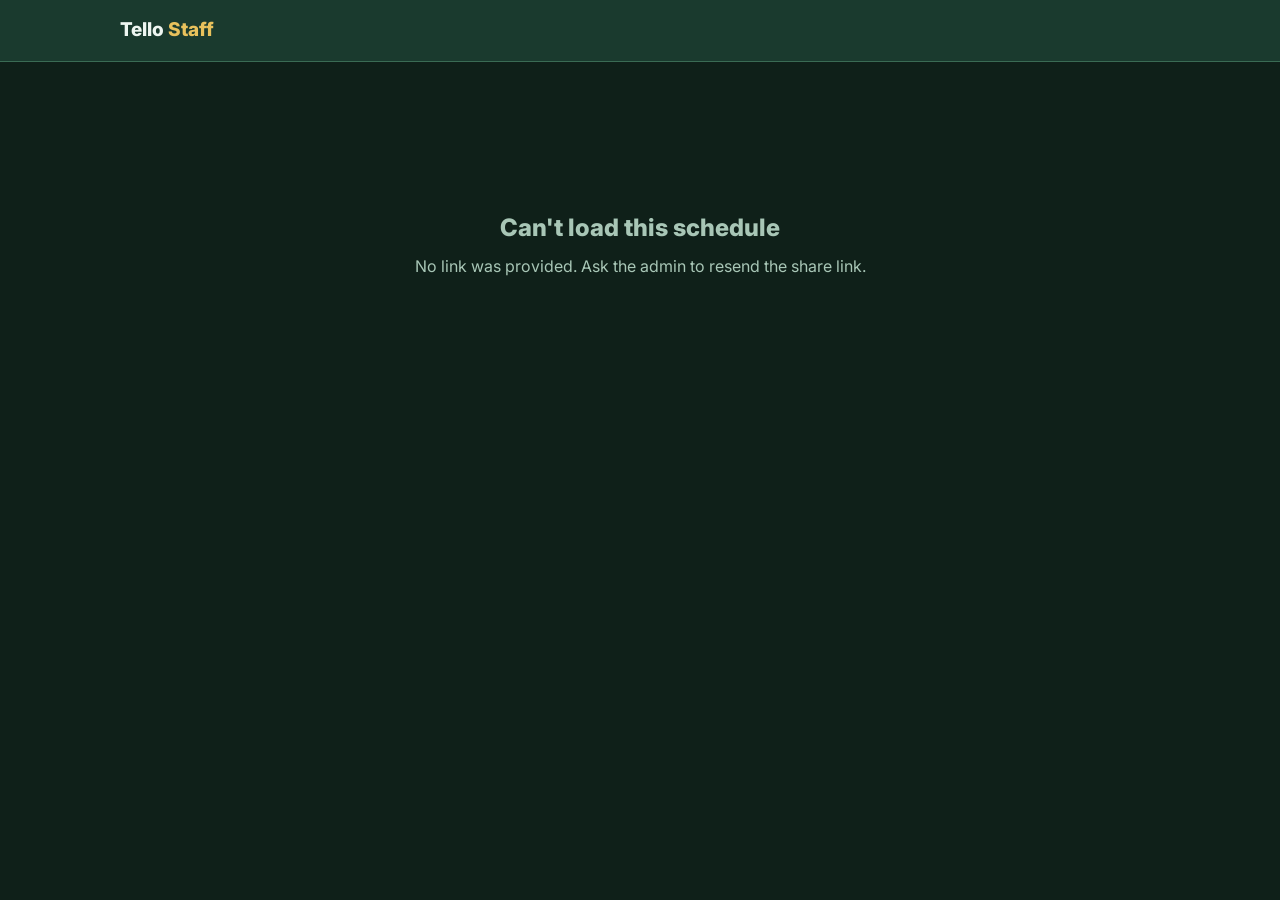
<file: share.html>
<!DOCTYPE html>
<html lang="en">
<head>
<meta charset="UTF-8" />
<meta name="viewport" content="width=device-width, initial-scale=1.0" />
<meta name="theme-color" content="#1a3a2e" />
<meta name="robots" content="noindex, nofollow" />
<title>Schedule — Tello Staff</title>
<link rel="icon" href="data:image/svg+xml,%3Csvg xmlns=%27http://www.w3.org/2000/svg%27 viewBox=%270 0 100 100%27%3E%3Crect width=%27100%27 height=%27100%27 rx=%2722%27 fill=%27%231a3a2e%27/%3E%3Ctext x=%2750%27 y=%2770%27 font-size=%2760%27 font-family=%27Arial,sans-serif%27 font-weight=%27bold%27 fill=%27%23e8c15c%27 text-anchor=%27middle%27%3ET%3C/text%3E%3C/svg%3E" />
<link rel="preconnect" href="https://fonts.googleapis.com" />
<link rel="preconnect" href="https://fonts.gstatic.com" crossorigin />
<link href="https://fonts.googleapis.com/css2?family=Inter:wght@400;500;600;700;800&display=swap" rel="stylesheet" />
<link rel="stylesheet" href="/marketing.css" />
<style>
  .share-main { max-width: 760px; margin: 0 auto; padding: 32px 20px 64px; }
  .share-state { text-align: center; padding: 60px 20px; color: var(--text-muted); }
  .share-home-name { font-size: 26px; margin-bottom: 4px; }
  .share-week { color: var(--text-muted); font-size: 14px; margin-bottom: 28px; }
  .share-table-wrap { overflow-x: auto; border: 1px solid var(--border); border-radius: 12px; margin-bottom: 32px; }
  table.share-table { border-collapse: collapse; width: 100%; min-width: 640px; }
  .share-table th, .share-table td { border: 1px solid var(--border); padding: 8px 10px; text-align: left; font-size: 13px; vertical-align: top; }
  .share-table thead th { background: var(--bg-card); text-align: center; font-size: 12px; }
  .share-table thead th.is-today { color: var(--accent); }
  .share-table td.slot-label { background: var(--bg-card); color: var(--text-muted); white-space: nowrap; font-size: 12px; }
  .share-table td.is-today-col { background: rgba(232, 193, 92, 0.06); }
  .share-cell { white-space: pre-wrap; min-height: 20px; }
  .share-cell.empty { color: var(--text-muted); }
  .share-section-title { font-size: 16px; margin: 32px 0 14px; }
  .reliever-list { display: flex; flex-direction: column; gap: 8px; margin-bottom: 32px; }
  .reliever-row { background: var(--bg-card); border: 1px solid var(--border); border-radius: 8px; padding: 10px 14px; font-size: 14px; }
  .reliever-row b { color: var(--text); }
  .reliever-deploy { color: var(--text-muted); font-size: 13px; margin-top: 2px; }
  .request-card { background: var(--bg-card); border: 1px solid var(--border); border-radius: 14px; padding: 24px; }
  .request-card h2 { font-size: 17px; margin-bottom: 6px; }
  .request-card p { font-size: 13px; margin-bottom: 18px; }
  .request-form { display: flex; flex-direction: column; gap: 12px; }
  .request-form input, .request-form textarea {
    background: var(--bg-page);
    border: 1px solid var(--border);
    color: var(--text);
    padding: 10px 12px;
    border-radius: 8px;
    font-size: 14px;
    font-family: inherit;
    width: 100%;
  }
  .request-form textarea { min-height: 80px; resize: vertical; }
  .request-form input:focus, .request-form textarea:focus { outline: 2px solid var(--accent); outline-offset: 1px; }
  .request-msg { font-size: 13px; margin-top: 4px; min-height: 18px; }
  .request-msg.success { color: #6bd39a; }
  .request-msg.error { color: #e5726b; }
</style>
</head>
<body>

<header class="site-header">
  <div class="wrap">
    <a href="/" class="logo">Tello <span>Staff</span></a>
  </div>
</header>

<main class="share-main">
  <div id="content" class="share-state">Loading schedule…</div>
</main>

<script>
function esc(str) {
  return String(str ?? '').replace(/[&<>"']/g, (c) => ({
    '&': '&amp;', '<': '&lt;', '>': '&gt;', '"': '&quot;', "'": '&#39;',
  }[c]));
}

function fmtDateLabel(dateStr) {
  const [y, m, d] = dateStr.split('-').map(Number);
  return new Date(y, m - 1, d).toLocaleDateString('en-US', { month: 'short', day: 'numeric' });
}

function renderError(message) {
  document.getElementById('content').innerHTML = `
    <div class="share-state">
      <h2>Can't load this schedule</h2>
      <p>${esc(message)}</p>
    </div>`;
}

function renderSchedule(data) {
  const dayHeaders = data.days.map((d) => `
    <th class="${d.date === data.today ? 'is-today' : ''}">${d.label}<br><span style="font-weight:400;color:var(--text-muted);">${fmtDateLabel(d.date)}</span></th>
  `).join('');

  const workingCells = data.days.map((d) => `
    <td class="${d.date === data.today ? 'is-today-col' : ''}"><div class="share-cell ${d.working ? '' : 'empty'}">${d.working ? esc(d.working) : '—'}</div></td>
  `).join('');

  const dayOffCells = data.days.map((d) => `
    <td class="${d.date === data.today ? 'is-today-col' : ''}"><div class="share-cell ${d.dayOff ? '' : 'empty'}">${d.dayOff ? esc(d.dayOff) : '—'}</div></td>
  `).join('');

  const relieversWithDeployments = data.relievers.filter((r) => r.deployments.length > 0);
  const relieverHtml = relieversWithDeployments.length
    ? relieversWithDeployments.map((r) => `
        <div class="reliever-row">
          <b>${esc(r.name)}</b>
          <div class="reliever-deploy">${r.deployments.map((dep) => `${dep.label}: ${esc(dep.value)}`).join(' · ')}</div>
        </div>`).join('')
    : `<p style="font-size:13px;">No relievers deployed at this home this week.</p>`;

  document.getElementById('content').innerHTML = `
    <h1 class="share-home-name">${esc(data.homeName)}</h1>
    <div class="share-week">This week's schedule</div>

    <div class="share-table-wrap">
      <table class="share-table">
        <thead><tr><th>Field</th>${dayHeaders}</tr></thead>
        <tbody>
          <tr><td class="slot-label">Working</td>${workingCells}</tr>
          <tr><td class="slot-label">Day Off</td>${dayOffCells}</tr>
        </tbody>
      </table>
    </div>

    <h3 class="share-section-title">Reliever Pool</h3>
    <div class="reliever-list">${relieverHtml}</div>

    <div class="request-card">
      <h2>Request a change</h2>
      <p>Need a day off, or want to flag something about this schedule? Send a note — the admin will see it and follow up.</p>
      <div class="legal-notice" style="margin-bottom:18px;">
        <strong>Days-off deadline:</strong> requests must be received by the end of
        the month <em>before</em> the time off — e.g. a day off in November needs to
        be requested by October 31. Requests sent after that may not be guaranteed.
      </div>
      <form id="requestForm" class="request-form">
        <input type="text" name="staffName" placeholder="Your name" required maxlength="200" />
        <input type="date" name="requestDate" />
        <textarea name="note" placeholder="e.g. Need Friday off, or can someone cover my Tuesday night?" required maxlength="2000"></textarea>
        <button type="submit" class="btn-cta" style="border:none;cursor:pointer;">Send Request</button>
        <div id="requestMsg" class="request-msg"></div>
      </form>
    </div>
  `;

  document.getElementById('requestForm').addEventListener('submit', async (e) => {
    e.preventDefault();
    const form = e.target;
    const msgEl = document.getElementById('requestMsg');
    const submitBtn = form.querySelector('button[type=submit]');
    const fd = new FormData(form);
    const staffName = fd.get('staffName').trim();
    const note = fd.get('note').trim();
    if (!staffName || !note) return;

    submitBtn.disabled = true;
    msgEl.textContent = 'Sending…';
    msgEl.className = 'request-msg';

    try {
      const res = await fetch('/api/share-request', {
        method: 'POST',
        headers: { 'Content-Type': 'application/json' },
        body: JSON.stringify({
          token: new URLSearchParams(location.search).get('token'),
          staffName,
          requestDate: fd.get('requestDate') || null,
          note,
        }),
      });
      const result = await res.json();
      if (!res.ok) throw new Error(result.error || `Request failed (${res.status})`);
      msgEl.textContent = 'Sent — thanks. The admin will follow up.';
      msgEl.className = 'request-msg success';
      form.reset();
    } catch (err) {
      msgEl.textContent = err.message;
      msgEl.className = 'request-msg error';
      submitBtn.disabled = false;
    }
  });
}

async function init() {
  const token = new URLSearchParams(location.search).get('token');
  if (!token) {
    renderError('No link was provided. Ask the admin to resend the share link.');
    return;
  }
  try {
    const res = await fetch(`/api/share-data?token=${encodeURIComponent(token)}`);
    const data = await res.json();
    if (!res.ok) throw new Error(data.error || `Request failed (${res.status})`);
    renderSchedule(data);
  } catch (err) {
    renderError(err.message);
  }
}

init();
</script>
</body>
</html>
</file>
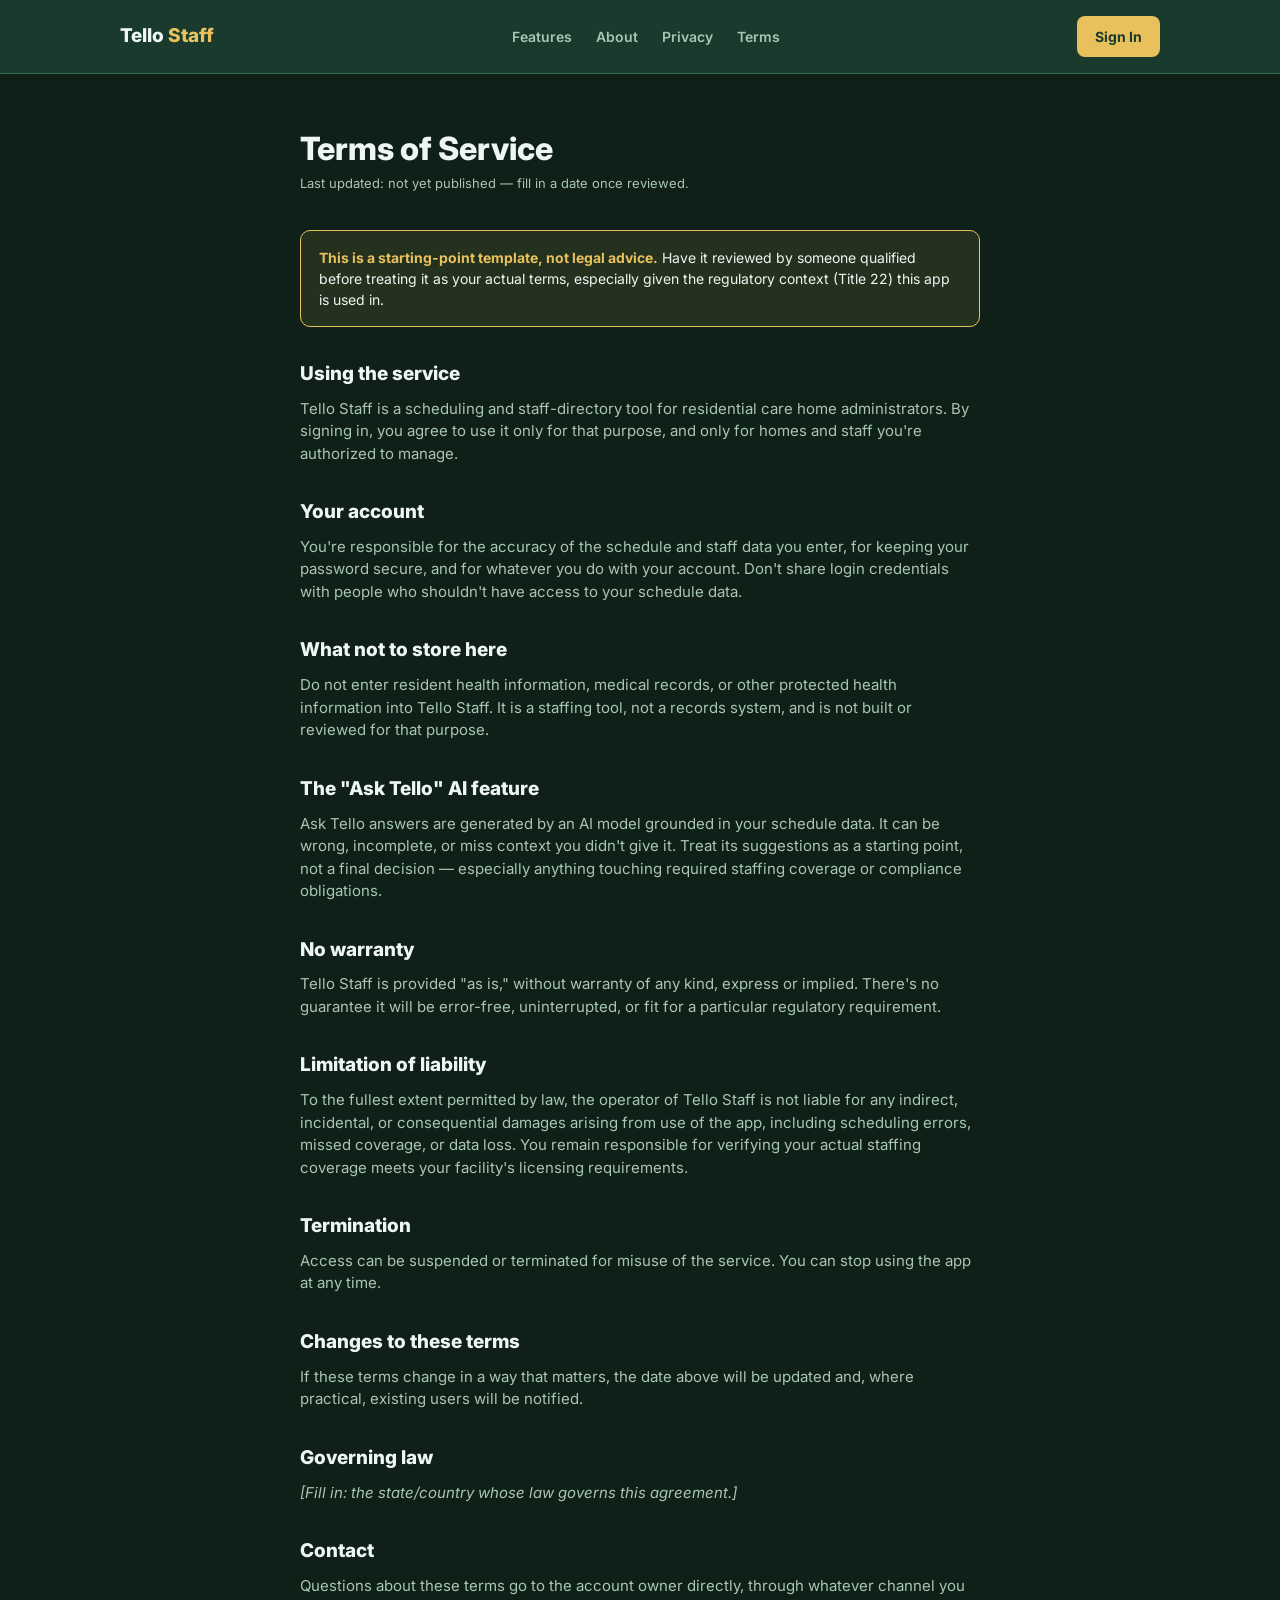
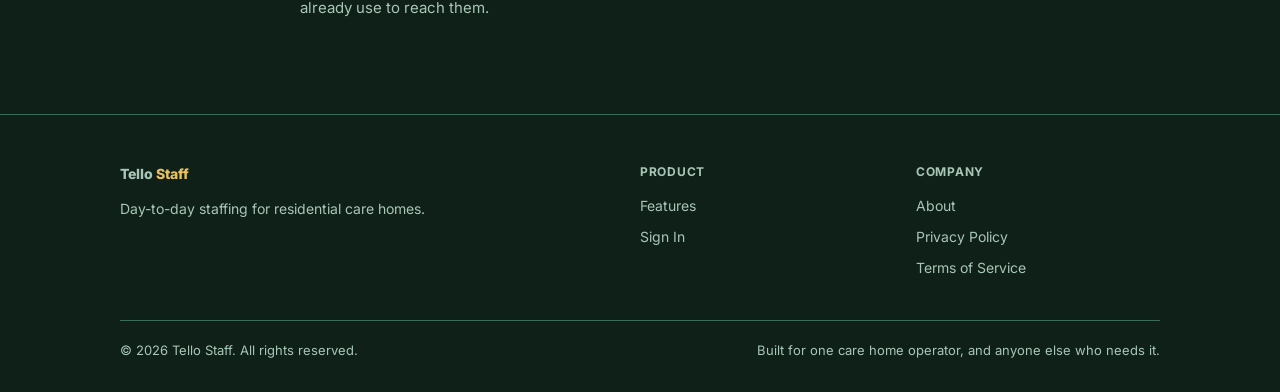
<file: terms.html>
<!DOCTYPE html>
<html lang="en">
<head>
<meta charset="UTF-8" />
<meta name="viewport" content="width=device-width, initial-scale=1.0" />
<meta name="theme-color" content="#1a3a2e" />
<meta name="description" content="Tello Staff Terms of Service." />
<title>Terms of Service — Tello Staff</title>
<link rel="icon" href="data:image/svg+xml,%3Csvg xmlns=%27http://www.w3.org/2000/svg%27 viewBox=%270 0 100 100%27%3E%3Crect width=%27100%27 height=%27100%27 rx=%2722%27 fill=%27%231a3a2e%27/%3E%3Ctext x=%2750%27 y=%2770%27 font-size=%2760%27 font-family=%27Arial,sans-serif%27 font-weight=%27bold%27 fill=%27%23e8c15c%27 text-anchor=%27middle%27%3ET%3C/text%3E%3C/svg%3E" />
<link rel="preconnect" href="https://fonts.googleapis.com" />
<link rel="preconnect" href="https://fonts.gstatic.com" crossorigin />
<link href="https://fonts.googleapis.com/css2?family=Inter:wght@400;500;600;700;800&display=swap" rel="stylesheet" />
<link rel="stylesheet" href="/marketing.css" />
</head>
<body>

<header class="site-header">
  <div class="wrap">
    <a href="/" class="logo">Tello <span>Staff</span></a>
    <nav class="site-nav">
      <a href="/#features">Features</a>
      <a href="/about.html">About</a>
      <a href="/privacy.html">Privacy</a>
      <a href="/terms.html">Terms</a>
    </nav>
    <a href="/app/" class="btn-cta">Sign In</a>
  </div>
</header>

<div class="legal-page">
  <div class="wrap" style="max-width: 720px;">
    <h1>Terms of Service</h1>
    <div class="legal-updated">Last updated: not yet published — fill in a date once reviewed.</div>

    <div class="legal-notice">
      <strong>This is a starting-point template, not legal advice.</strong>
      Have it reviewed by someone qualified before treating it as your actual
      terms, especially given the regulatory context (Title 22) this app is
      used in.
    </div>

    <h2>Using the service</h2>
    <p>Tello Staff is a scheduling and staff-directory tool for residential
    care home administrators. By signing in, you agree to use it only for
    that purpose, and only for homes and staff you're authorized to manage.</p>

    <h2>Your account</h2>
    <p>You're responsible for the accuracy of the schedule and staff data you
    enter, for keeping your password secure, and for whatever you do with
    your account. Don't share login credentials with people who shouldn't
    have access to your schedule data.</p>

    <h2>What not to store here</h2>
    <p>Do not enter resident health information, medical records, or other
    protected health information into Tello Staff. It is a staffing tool, not
    a records system, and is not built or reviewed for that purpose.</p>

    <h2>The "Ask Tello" AI feature</h2>
    <p>Ask Tello answers are generated by an AI model grounded in your
    schedule data. It can be wrong, incomplete, or miss context you didn't
    give it. Treat its suggestions as a starting point, not a final decision —
    especially anything touching required staffing coverage or compliance
    obligations.</p>

    <h2>No warranty</h2>
    <p>Tello Staff is provided "as is," without warranty of any kind, express
    or implied. There's no guarantee it will be error-free, uninterrupted, or
    fit for a particular regulatory requirement.</p>

    <h2>Limitation of liability</h2>
    <p>To the fullest extent permitted by law, the operator of Tello Staff is
    not liable for any indirect, incidental, or consequential damages arising
    from use of the app, including scheduling errors, missed coverage, or
    data loss. You remain responsible for verifying your actual staffing
    coverage meets your facility's licensing requirements.</p>

    <h2>Termination</h2>
    <p>Access can be suspended or terminated for misuse of the service.
    You can stop using the app at any time.</p>

    <h2>Changes to these terms</h2>
    <p>If these terms change in a way that matters, the date above will be
    updated and, where practical, existing users will be notified.</p>

    <h2>Governing law</h2>
    <p><em>[Fill in: the state/country whose law governs this agreement.]</em></p>

    <h2>Contact</h2>
    <p>Questions about these terms go to the account owner directly, through
    whatever channel you already use to reach them.</p>
  </div>
</div>

<footer class="site-footer">
  <div class="wrap">
    <div class="footer-grid">
      <div class="footer-col">
        <a href="/" class="logo">Tello <span>Staff</span></a>
        <p style="margin-top: 14px; font-size: 14px;">Day-to-day staffing for residential care homes.</p>
      </div>
      <div class="footer-col">
        <h4>Product</h4>
        <a href="/#features">Features</a>
        <a href="/app/">Sign In</a>
      </div>
      <div class="footer-col">
        <h4>Company</h4>
        <a href="/about.html">About</a>
        <a href="/privacy.html">Privacy Policy</a>
        <a href="/terms.html">Terms of Service</a>
      </div>
    </div>
    <div class="footer-bottom">
      <span>© 2026 Tello Staff. All rights reserved.</span>
      <span>Built for one care home operator, and anyone else who needs it.</span>
    </div>
  </div>
</footer>

</body>
</html>
</file>
<file: marketing.css>
/* Shared styles for the Tello Staff marketing site (landing, about, privacy, terms). */
:root {
  --bg-page: #0f2019;
  --bg-panel: #1a3a2e;
  --bg-card: #204638;
  --border: #3a6b54;
  --text: #eef6f1;
  --text-muted: #a8c6b6;
  --accent: #e8c15c;
  --accent-contrast: #1a3a2e;
}
* { box-sizing: border-box; }
html, body {
  margin: 0; padding: 0;
  background: var(--bg-page);
  color: var(--text);
  font-family: 'Inter', -apple-system, BlinkMacSystemFont, 'Segoe UI', sans-serif;
  -webkit-font-smoothing: antialiased;
  line-height: 1.5;
}
a { color: var(--accent); }
h1, h2, h3 { line-height: 1.2; margin: 0 0 12px; font-weight: 800; }
p { margin: 0 0 14px; color: var(--text-muted); }

.wrap { max-width: 1080px; margin: 0 auto; padding: 0 20px; }

/* ---------- Header ---------- */
.site-header {
  border-bottom: 1px solid var(--border);
  background: var(--bg-panel);
  position: sticky;
  top: 0;
  z-index: 10;
}
.site-header .wrap {
  display: flex;
  align-items: center;
  justify-content: space-between;
  padding-top: 16px;
  padding-bottom: 16px;
  gap: 16px;
}
.logo { font-size: 19px; font-weight: 800; color: var(--text); text-decoration: none; white-space: nowrap; }
.logo span { color: var(--accent); }
.site-nav { display: flex; align-items: center; gap: 24px; flex-wrap: wrap; }
.site-nav a { color: var(--text-muted); text-decoration: none; font-size: 14px; font-weight: 600; }
.site-nav a:hover { color: var(--text); }
.btn-cta {
  background: var(--accent);
  color: var(--accent-contrast) !important;
  border: none;
  padding: 10px 18px;
  border-radius: 8px;
  font-weight: 700;
  font-size: 14px;
  text-decoration: none;
  white-space: nowrap;
}

/* ---------- Hero ---------- */
.hero {
  padding: 72px 0 64px;
  text-align: center;
  background: radial-gradient(circle at 50% 0%, #234a3b, var(--bg-page) 70%);
}
.hero .eyebrow {
  display: inline-block;
  font-size: 12px;
  font-weight: 700;
  letter-spacing: 0.06em;
  text-transform: uppercase;
  color: var(--accent);
  background: rgba(232, 193, 92, 0.12);
  border: 1px solid var(--accent);
  border-radius: 999px;
  padding: 4px 14px;
  margin-bottom: 20px;
}
.hero h1 { font-size: clamp(32px, 5vw, 52px); max-width: 780px; margin: 0 auto 18px; }
.hero .lede { font-size: 18px; max-width: 620px; margin: 0 auto 32px; }
.hero-actions { display: flex; gap: 14px; justify-content: center; flex-wrap: wrap; }
.btn-outline-lg {
  background: transparent;
  color: var(--text) !important;
  border: 1px solid var(--border);
  padding: 12px 22px;
  border-radius: 8px;
  font-weight: 700;
  font-size: 15px;
  text-decoration: none;
}
.btn-cta-lg {
  background: var(--accent);
  color: var(--accent-contrast) !important;
  border: none;
  padding: 12px 22px;
  border-radius: 8px;
  font-weight: 700;
  font-size: 15px;
  text-decoration: none;
}

/* ---------- Feature grid ---------- */
.section { padding: 64px 0; }
.section-head { text-align: center; max-width: 620px; margin: 0 auto 44px; }
.feature-grid {
  display: grid;
  grid-template-columns: repeat(auto-fit, minmax(230px, 1fr));
  gap: 20px;
}
.feature-card {
  background: var(--bg-card);
  border: 1px solid var(--border);
  border-radius: 14px;
  padding: 24px;
}
.feature-icon { font-size: 28px; margin-bottom: 14px; }
.feature-card h3 { font-size: 17px; margin-bottom: 8px; }
.feature-card p { font-size: 14px; margin-bottom: 0; }

/* ---------- CTA band ---------- */
.cta-band {
  background: var(--bg-panel);
  border-top: 1px solid var(--border);
  border-bottom: 1px solid var(--border);
  padding: 56px 0;
  text-align: center;
}
.cta-band h2 { font-size: 28px; }

/* ---------- Footer ---------- */
.site-footer {
  padding: 48px 0 32px;
  border-top: 1px solid var(--border);
}
.footer-grid {
  display: grid;
  grid-template-columns: 2fr repeat(2, 1fr);
  gap: 32px;
  margin-bottom: 32px;
}
.footer-col h4 {
  font-size: 12px;
  text-transform: uppercase;
  letter-spacing: 0.06em;
  color: var(--text-muted);
  margin: 0 0 14px;
}
.footer-col a {
  display: block;
  color: var(--text-muted);
  text-decoration: none;
  font-size: 14px;
  margin-bottom: 10px;
}
.footer-col a:hover { color: var(--text); }
.footer-bottom {
  border-top: 1px solid var(--border);
  padding-top: 20px;
  font-size: 13px;
  color: var(--text-muted);
  display: flex;
  justify-content: space-between;
  flex-wrap: wrap;
  gap: 10px;
}

/* ---------- Legal / content pages ---------- */
.legal-page { padding: 56px 0 80px; }
.legal-page h1 { font-size: 32px; margin-bottom: 6px; }
.legal-updated { font-size: 13px; color: var(--text-muted); margin-bottom: 36px; }
.legal-page h2 { font-size: 19px; margin-top: 36px; }
.legal-page p, .legal-page li { color: var(--text-muted); font-size: 15px; }
.legal-page ul { padding-left: 20px; }
.legal-notice {
  background: rgba(232, 193, 92, 0.1);
  border: 1px solid var(--accent);
  border-radius: 10px;
  padding: 16px 18px;
  margin-bottom: 32px;
  font-size: 14px;
  color: var(--text);
}
.legal-notice strong { color: var(--accent); }

@media (max-width: 640px) {
  .site-nav { display: none; }
  .footer-grid { grid-template-columns: 1fr 1fr; }
  .footer-grid .footer-col:first-child { grid-column: 1 / -1; }
}
</file>
